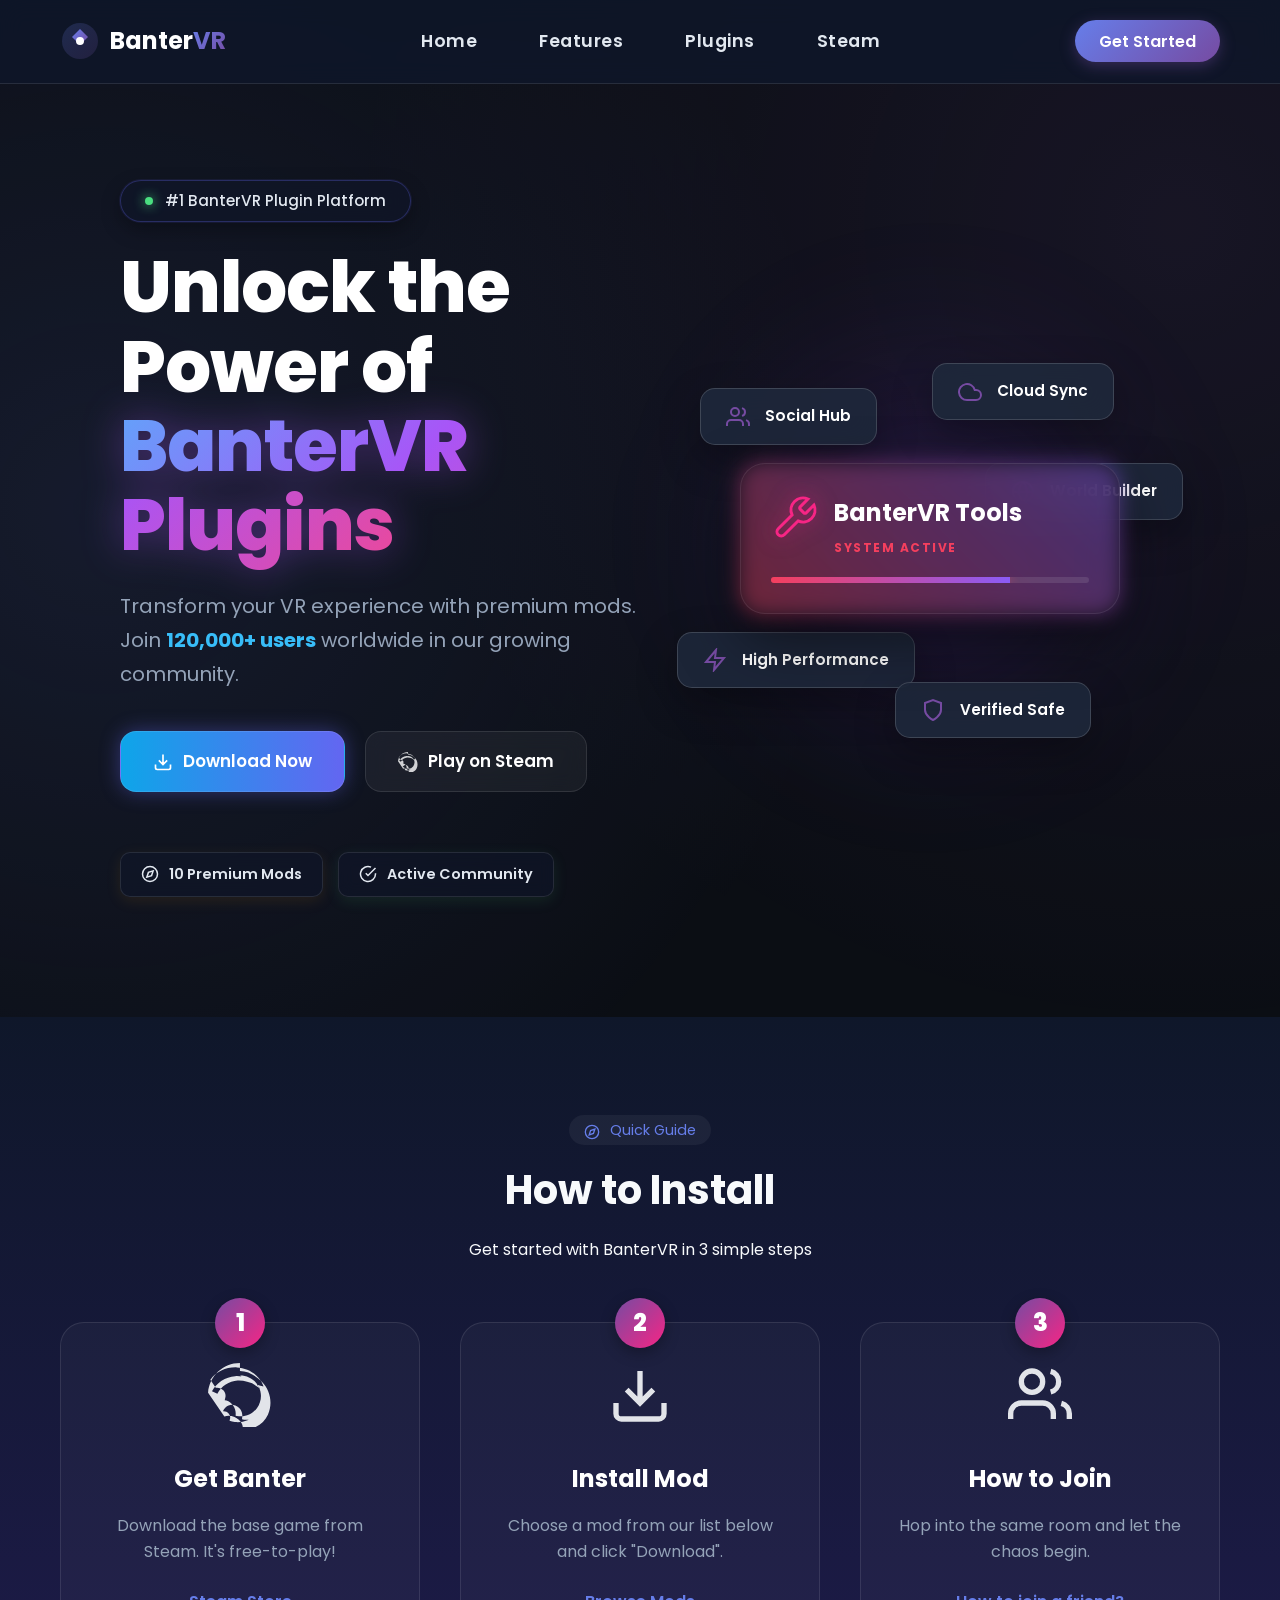
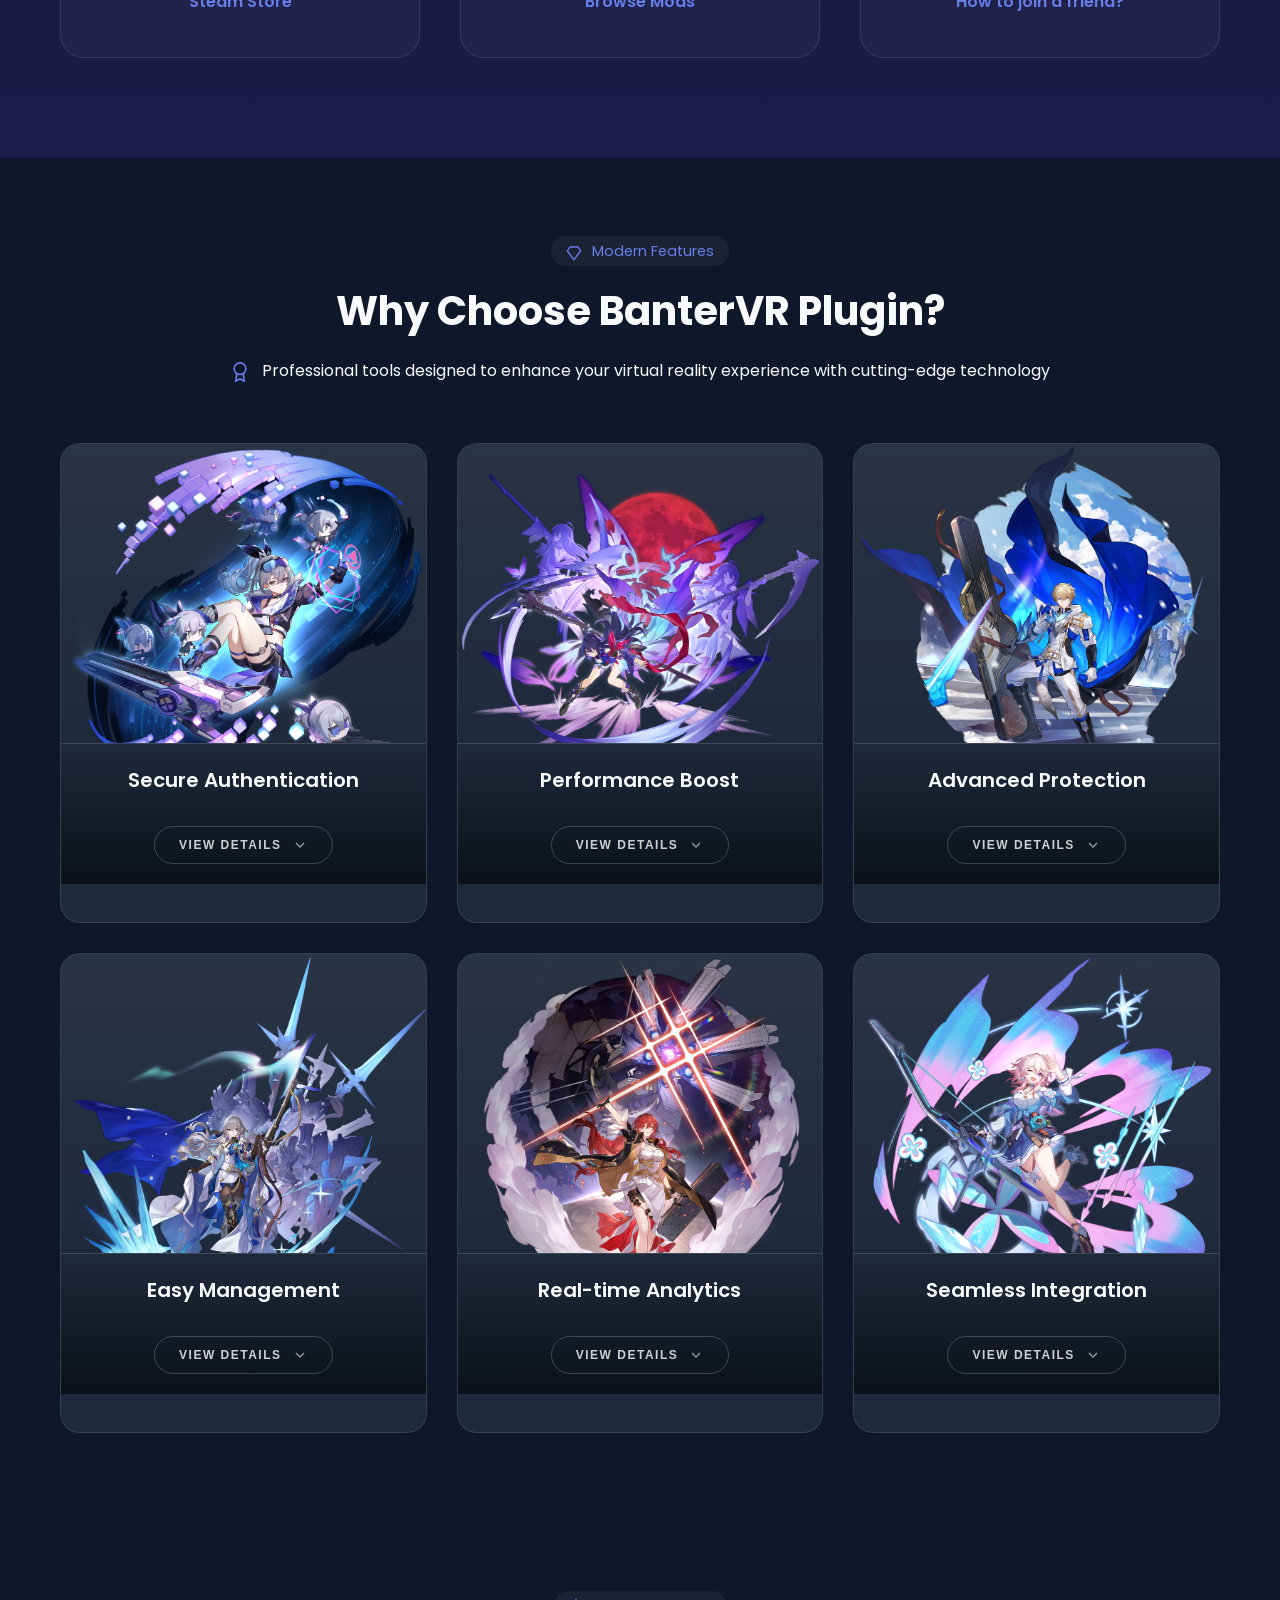
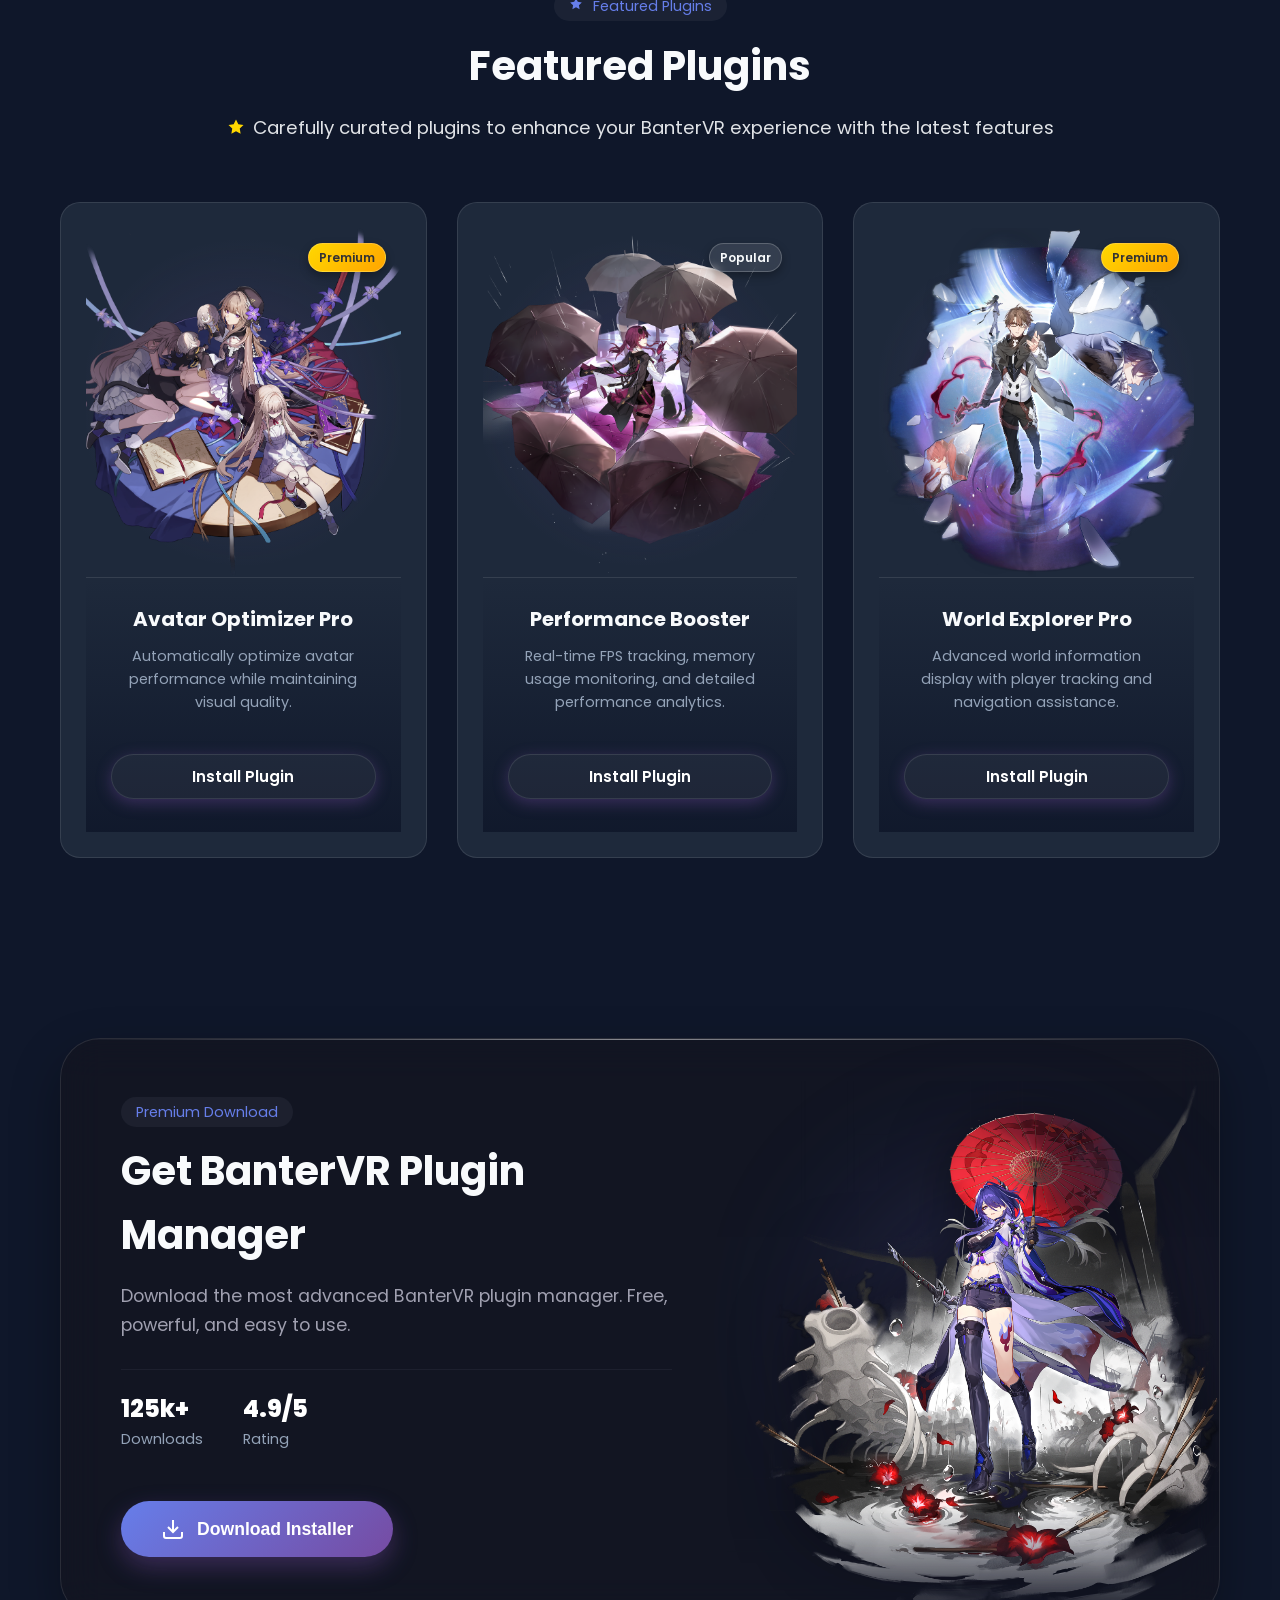
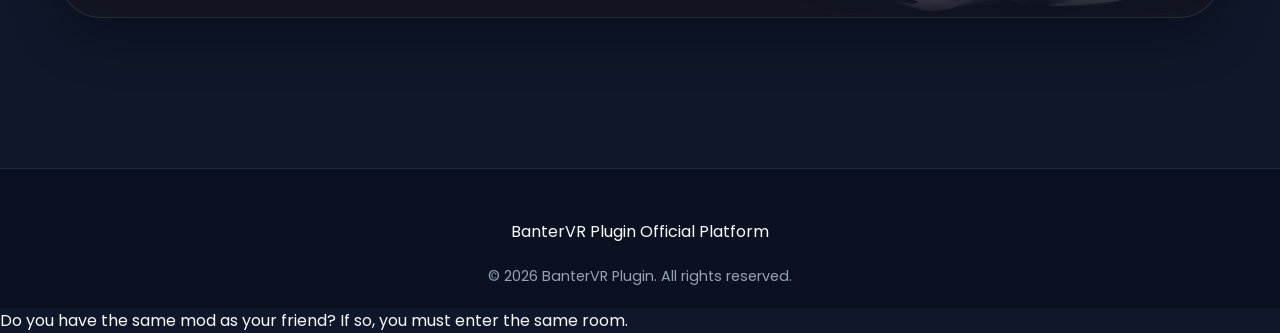
<file: index.html>
<!DOCTYPE html>
<html lang="en">

<head>
    <meta charset="UTF-8">
    <meta name="viewport" content="width=device-width, initial-scale=1.0">
    <title>BanterVR Plugin Manager - bantervrplugin.com</title>
    <meta name="description"
        content="Official BanterVR plugin management platform at bantervrplugin.com. Trusted by thousands of users worldwide.">
    <meta http-equiv="Referrer-Policy" content="strict-origin-when-cross-origin">
    <meta http-equiv="Permissions-Policy" content="geolocation=(), microphone=(), camera=()">
    <meta name="robots" content="index, follow">
    <meta name="googlebot" content="index, follow">
    <!-- <link rel="icon" type="image/png" href="favicon_v2.png"> -->
    <link rel="stylesheet" href="styles.css">
    <link rel="preconnect" href="https://fonts.googleapis.com">
    <link rel="preconnect" href="https://fonts.gstatic.com" crossorigin>
    <link href="https://fonts.googleapis.com/css2?family=Poppins:wght@300;400;500;600;700;800&display=swap"
        rel="stylesheet">
</head>

<body>
    <!-- Animated Background -->
    <div class="animated-bg">
        <div class="gradient-orb orb-1"></div>
        <div class="gradient-orb orb-2"></div>
        <div class="gradient-orb orb-3"></div>
    </div>

    <nav class="navbar">
        <div class="nav-container">
            <div class="brand">
                <svg class="brand-icon" viewBox="0 0 40 40" width="40" height="40">
                    <defs>
                        <linearGradient id="logoGradient" x1="0%" y1="0%" x2="100%" y2="100%">
                            <stop offset="0%" style="stop-color:#667eea;stop-opacity:1" />
                            <stop offset="100%" style="stop-color:#764ba2;stop-opacity:1" />
                        </linearGradient>
                    </defs>
                    <circle cx="20" cy="20" r="18" fill="url(#logoGradient)" opacity="0.2" />
                    <path d="M20 8 L28 16 L20 24 L12 16 Z" fill="url(#logoGradient)" />
                    <circle cx="20" cy="20" r="4" fill="#fff" />
                </svg>
                <span class="brand-name">Banter<span class="brand-accent">VR</span></span>
            </div>
            <div class="nav-menu">
                <a href="#home" class="nav-link">Home</a>
                <a href="#features" class="nav-link">Features</a>
                <a href="#plugins" class="nav-link">Plugins</a>
                <a href="https://store.steampowered.com/app/2564460/Banter" target="_blank" class="nav-link">Steam</a>
            </div>
            <div class="nav-actions">
                <a href="#download" class="btn-nav btn-primary">Get Started</a>
            </div>
            <button class="mobile-menu-btn" onclick="toggleMobileMenu()">
                <span></span><span></span><span></span>
            </button>
        </div>
    </nav>

    <section id="home" class="hero">
        <div class="hero-bg-glow"></div>
        <div class="hero-container">
            <div class="hero-content">
                <div class="hero-badge-wrapper">
                    <span class="hero-badge-pill">
                        <span class="badge-dot"></span>
                        #1 BanterVR Plugin Platform
                    </span>
                </div>

                <h1 class="hero-title">
                    Unlock the Power of <br>
                    <span class="gradient-text-hero">BanterVR Plugins</span>
                </h1>

                <p class="hero-description">
                    Transform your VR experience with premium mods. Join
                    <span class="highlight-text">120,000+ users</span>
                    worldwide in our growing community.
                </p>

                <div class="hero-cta-group">
                    <a href="#download" class="btn-hero-glow">
                        <svg width="20" height="20" viewBox="0 0 24 24" fill="none" stroke="currentColor"
                            stroke-width="2">
                            <path d="M21 15v4a2 2 0 0 1-2 2H5a2 2 0 0 1-2-2v-4M7 10l5 5 5-5M12 15V3"></path>
                        </svg>
                        Download Now
                    </a>
                    <a href="https://store.steampowered.com/app/2564460/Banter" target="_blank" class="btn-hero-glass">
                        <svg width="20" height="20" viewBox="0 0 24 24" fill="currentColor" opacity="0.8">
                            <path
                                d="M11.979 0C5.666 0 .506 4.908.034 11.137l6.095 8.905c1.29-.446 2.508-.344 3.793.18.57.234 1.13.57 1.636 1.05.514.484.9.99 1.146 1.547.25.56.37 1.124.363 1.695l-.004.576.012.046c4.254-.153 7.85-2.28 9.39-5.713 1.88-4.202.946-9.176-2.275-12.397C17.96 4.8 15.06 3.03 11.98 3.03zm.06 4.67c2.97 0 5.617 1.597 6.96 4.195 1.343 2.597 1.09 5.712-.663 8.086-1.753 2.373-4.664 3.49-7.518 2.887l-.46-.097.03-.68c.036-1.077-.282-2.138-.916-3.048-.634-.91-1.528-1.58-2.55-1.91l-.65-.18.23-.96c.22-.924-.03-1.895-.66-2.617-.628-.72-1.548-1.12-2.502-1.087l-.44.02L.89 6.27c2.316-3.085 6.007-4.8 9.948-4.62 3.94.178 7.42 2.27 9.29 5.58 1.87 3.31 1.7 7.37-.46 10.51-2.16 3.14-5.83 4.82-9.62 4.41-.67-.07-1.33-.23-1.97-.47l.18-.73c.18-.72-.03-1.48-.52-2.04-.49-.56-1.21-.87-1.95-.84l-.19.01c.21-.52.54-1 .96-1.39.81-.76 1.88-1.11 2.94-.96 1.06.15 2 .74 2.62 1.63.62.89.87 1.97.7 3.04l-.06.74.74.1c3.15.42 6.2-.95 7.9-3.55 1.7-2.6 1.8-5.91.24-8.62C17.18 8.06 14.28 6.4 11.08 6.6c-3.2.21-6.09 2.1-7.57 4.96l-2.02-.92c1.7-3.28 5.02-5.46 8.7-5.7 3.68-.24 7.24 1.51 9.3 4.58z" />
                        </svg>
                        Play on Steam
                    </a>
                </div>

                <div class="hero-stat-pills">
                    <div class="stat-pill stat-pill-gold">
                        <svg width="18" height="18" viewBox="0 0 24 24" fill="none" stroke="currentColor"
                            stroke-width="2">
                            <circle cx="12" cy="12" r="10"></circle>
                            <polygon points="16.24 7.76 14.12 14.12 7.76 16.24 9.88 9.88 16.24 7.76"></polygon>
                        </svg>
                        <span>10 Premium Mods</span>
                    </div>
                    <div class="stat-pill stat-pill-green">
                        <svg width="18" height="18" viewBox="0 0 24 24" fill="none" stroke="currentColor"
                            stroke-width="2">
                            <path d="M22 11.08V12a10 10 0 1 1-5.93-9.14"></path>
                            <polyline points="22 4 12 14.01 9 11.01"></polyline>
                        </svg>
                        <span>Active Community</span>
                    </div>
                </div>
            </div>

            <div class="hero-visual">
                <div class="visual-glow-effect"></div>

                <!-- Main Center Card -->
                <div class="floating-card hero-card-main">
                    <div class="card-glow-internal"></div>
                    <div class="card-content">
                        <div class="card-header-lg">
                            <div class="card-icon-lg">
                                <svg width="40" height="40" viewBox="0 0 24 24" fill="none" stroke="currentColor"
                                    stroke-width="1.5">
                                    <path
                                        d="M14.7 6.3a1 1 0 0 0 0 1.4l1.6 1.6a1 1 0 0 0 1.4 0l3.77-3.77a6 6 0 0 1-7.94 7.94l-6.91 6.91a2.12 2.12 0 0 1-3-3l6.91-6.91a6 6 0 0 1 7.94-7.94l-3.76 3.76z">
                                    </path>
                                </svg>
                            </div>
                            <div class="card-text">
                                <span class="card-title-lg">BanterVR Tools</span>
                                <span class="card-subtitle-lg">SYSTEM ACTIVE</span>
                            </div>
                        </div>
                        <div class="card-progress">
                            <div class="progress-bar"></div>
                        </div>
                    </div>
                </div>

                <!-- Floating Satellite Cards -->
                <!-- Cloud Sync -->
                <div class="floating-card hero-card-sub card-pos-1">
                    <div class="card-content-sm">
                        <span class="card-icon-sm icon-pink">
                            <svg width="20" height="20" viewBox="0 0 24 24" fill="none" stroke="currentColor"
                                stroke-width="2">
                                <path d="M18 10h-1.26A8 8 0 1 0 9 20h9a5 5 0 0 0 0-10z"></path>
                            </svg>
                        </span>
                        <span>Cloud Sync</span>
                    </div>
                </div>

                <!-- World Builder -->
                <div class="floating-card hero-card-sub card-pos-2">
                    <div class="card-content-sm">
                        <span class="card-icon-sm icon-purple">
                            <svg width="20" height="20" viewBox="0 0 24 24" fill="none" stroke="currentColor"
                                stroke-width="2">
                                <circle cx="12" cy="12" r="10"></circle>
                                <line x1="2" y1="12" x2="22" y2="12"></line>
                                <path
                                    d="M12 2a15.3 15.3 0 0 1 4 10 15.3 15.3 0 0 1-4 10 15.3 15.3 0 0 1-4-10 15.3 15.3 0 0 1 4-10z">
                                </path>
                            </svg>
                        </span>
                        <span>World Builder</span>
                    </div>
                </div>

                <!-- High Performance -->
                <div class="floating-card hero-card-sub card-pos-3">
                    <div class="card-content-sm">
                        <span class="card-icon-sm icon-green">
                            <svg width="20" height="20" viewBox="0 0 24 24" fill="none" stroke="currentColor"
                                stroke-width="2">
                                <path d="M13 2L3 14h9l-1 8 10-12h-9l1-8z"></path>
                            </svg>
                        </span>
                        <span>High Performance</span>
                    </div>
                </div>

                <!-- Verified Safe -->
                <div class="floating-card hero-card-sub card-pos-4">
                    <div class="card-content-sm">
                        <span class="card-icon-sm icon-blue">
                            <svg width="20" height="20" viewBox="0 0 24 24" fill="none" stroke="currentColor"
                                stroke-width="2">
                                <path d="M12 22s8-4 8-10V5l-8-3-8 3v7c0 6 8 10 8 10z"></path>
                            </svg>
                        </span>
                        <span>Verified Safe</span>
                    </div>
                </div>

                <!-- Social Hub -->
                <div class="floating-card hero-card-sub card-pos-5">
                    <div class="card-content-sm">
                        <span class="card-icon-sm icon-indigo">
                            <svg width="20" height="20" viewBox="0 0 24 24" fill="none" stroke="currentColor"
                                stroke-width="2">
                                <path d="M17 21v-2a4 4 0 0 0-4-4H5a4 4 0 0 0-4 4v2"></path>
                                <circle cx="9" cy="7" r="4"></circle>
                                <path d="M23 21v-2a4 4 0 0 0-3-3.87"></path>
                                <path d="M16 3.13a4 4 0 0 1 0 7.75"></path>
                            </svg>
                        </span>
                        <span>Social Hub</span>
                    </div>
                </div>

            </div>
        </div>
    </section>

    <!-- About Section / How to Install -->
    <section id="about" class="about-section">
        <div class="container">
            <div class="section-header">
                <span class="section-badge modern-badge">
                    <svg width="16" height="16" viewBox="0 0 24 24" fill="none" stroke="currentColor" stroke-width="2"
                        style="margin-right: 6px; vertical-align: text-bottom;">
                        <circle cx="12" cy="12" r="10"></circle>
                        <polygon points="16.24 7.76 14.12 14.12 7.76 16.24 9.88 9.88 16.24 7.76"></polygon>
                    </svg>
                    Quick Guide
                </span>
                <h2 class="section-title">How to <span class="gradient-text modern-gradient">Install</span></h2>
                <p class="section-description">Get started with BanterVR in 3 simple steps</p>
            </div>

            <div class="steps-grid">
                <!-- Step 1 -->
                <div class="step-card">
                    <div class="step-number">1</div>
                    <div class="step-icon-wrapper">
                        <!-- Proper Steam Icon -->
                        <svg class="step-icon" viewBox="0 0 24 24" fill="currentColor"
                            xmlns="http://www.w3.org/2000/svg">
                            <path
                                d="M11.979 0C5.666 0 .506 4.908.034 11.137l6.095 8.905c1.29-.446 2.508-.344 3.793.18.57.234 1.13.57 1.636 1.05.514.484.9.99 1.146 1.547.25.56.37 1.124.363 1.695l-.004.576.012.046c4.254-.153 7.85-2.28 9.39-5.713 1.88-4.202.946-9.176-2.275-12.397C17.96 4.8 15.06 3.03 11.98 3.03zm.06 4.67c2.97 0 5.617 1.597 6.96 4.195 1.343 2.597 1.09 5.712-.663 8.086-1.753 2.373-4.664 3.49-7.518 2.887l-.46-.097.03-.68c.036-1.077-.282-2.138-.916-3.048-.634-.91-1.528-1.58-2.55-1.91l-.65-.18.23-.96c.22-.924-.03-1.895-.66-2.617-.628-.72-1.548-1.12-2.502-1.087l-.44.02L.89 6.27c2.316-3.085 6.007-4.8 9.948-4.62 3.94.178 7.42 2.27 9.29 5.58 1.87 3.31 1.7 7.37-.46 10.51-2.16 3.14-5.83 4.82-9.62 4.41-.67-.07-1.33-.23-1.97-.47l.18-.73c.18-.72-.03-1.48-.52-2.04-.49-.56-1.21-.87-1.95-.84l-.19.01c.21-.52.54-1 .96-1.39.81-.76 1.88-1.11 2.94-.96 1.06.15 2 .74 2.62 1.63.62.89.87 1.97.7 3.04l-.06.74.74.1c3.15.42 6.2-.95 7.9-3.55 1.7-2.6 1.8-5.91.24-8.62C17.18 8.06 14.28 6.4 11.08 6.6c-3.2.21-6.09 2.1-7.57 4.96l-2.02-.92c1.7-3.28 5.02-5.46 8.7-5.7 3.68-.24 7.24 1.51 9.3 4.58z" />
                        </svg>
                    </div>
                    <h3 class="step-title">Get Banter</h3>
                    <p class="step-description">Download the base game from Steam. It's free-to-play!</p>
                    <a href="https://store.steampowered.com/app/2564460/Banter" target="_blank" class="step-link">Steam
                        Store</a>
                </div>

                <!-- Step 2 -->
                <div class="step-card">
                    <div class="step-number">2</div>
                    <div class="step-icon-wrapper">
                        <!-- Download Icon -->
                        <svg class="step-icon" viewBox="0 0 24 24" fill="none" stroke="currentColor" stroke-width="2">
                            <path d="M21 15v4a2 2 0 0 1-2 2H5a2 2 0 0 1-2-2v-4M7 10l5 5 5-5M12 15V3" />
                        </svg>
                    </div>
                    <h3 class="step-title">Install Mod</h3>
                    <p class="step-description">Choose a mod from our list below and click "Download".</p>
                    <a href="#plugins" class="step-link">Browse Mods</a>
                </div>

                <!-- Step 3 -->
                <div class="step-card">
                    <div class="step-number">3</div>
                    <div class="step-icon-wrapper">
                        <!-- Join Icon -->
                        <svg class="step-icon" viewBox="0 0 24 24" fill="none" stroke="currentColor" stroke-width="2">
                            <path d="M17 21v-2a4 4 0 0 0-4-4H5a4 4 0 0 0-4 4v2" />
                            <circle cx="9" cy="7" r="4" />
                            <path d="M23 21v-2a4 4 0 0 0-3-3.87" />
                            <path d="M16 3.13a4 4 0 0 1 0 7.75" />
                        </svg>
                    </div>
                    <h3 class="step-title">How to Join</h3>
                    <p class="step-description">Hop into the same room and let the chaos begin.</p>
                    <a href="#" class="step-link" onclick="showJoinInfo(); return false;">How to join a friend?</a>
                </div>
            </div>
        </div>
    </section>

    <section id="features" class="features">
        <div class="container">
            <div class="section-header">
                <span class="section-badge modern-badge">
                    <svg width="16" height="16" viewBox="0 0 24 24" fill="none" stroke="currentColor" stroke-width="2"
                        style="margin-right: 6px; vertical-align: text-bottom;">
                        <path d="M6 3h12l4 6-10 13L2 9z"></path>
                    </svg>
                    Modern Features
                </span>
                <h2 class="section-title">Why Choose <span class="gradient-text modern-gradient">BanterVR Plugin</span>?
                </h2>
                <p class="section-description">
                    <svg width="20" height="20" viewBox="0 0 24 24" fill="none" stroke="currentColor" stroke-width="2"
                        style="margin-right: 8px; vertical-align: text-bottom; color: var(--primary-color);">
                        <circle cx="12" cy="8" r="7"></circle>
                        <polyline points="8.21 13.89 7 23 12 20 17 23 15.79 13.88"></polyline>
                    </svg>
                    Professional tools designed to enhance your virtual reality experience
                    with cutting-edge technology
                </p>
            </div>
            <div class="features-grid">
                <div class="feature-card character-card">
                    <div class="feature-image-wrapper">
                        <img src="images/secure_auth.png" alt="Secure Authentication" class="feature-character-img"
                            onerror="this.src='https://placehold.co/300x400/667eea/ffffff.png?text=Secure+Auth\n(Add+Image)'">
                    </div>
                    <div class="feature-content">
                        <h3 class="feature-title">Secure Authentication</h3>
                        <button class="feature-detail-btn" onclick="toggleFeature(this)">
                            <span>View Details</span>
                            <svg class="chevron-icon" width="16" height="16" viewBox="0 0 24 24" fill="none"
                                stroke="currentColor" stroke-width="2">
                                <path d="M6 9l6 6 6-6" />
                            </svg>
                        </button>
                        <div class="feature-detail-content">
                            <p class="feature-description">Enterprise-grade security with encrypted connections and
                                verified
                                user access control.</p>
                        </div>
                    </div>
                </div>

                <div class="feature-card character-card">
                    <div class="feature-image-wrapper">
                        <img src="images/performance.png" alt="Performance Boost" class="feature-character-img"
                            onerror="this.src='https://placehold.co/300x400/764ba2/ffffff.png?text=Performance\n(Add+Image)'">
                    </div>
                    <div class="feature-content">
                        <h3 class="feature-title">Performance Boost</h3>
                        <button class="feature-detail-btn" onclick="toggleFeature(this)">
                            <span>View Details</span>
                            <svg class="chevron-icon" width="16" height="16" viewBox="0 0 24 24" fill="none"
                                stroke="currentColor" stroke-width="2">
                                <path d="M6 9l6 6 6-6" />
                            </svg>
                        </button>
                        <div class="feature-detail-content">
                            <p class="feature-description">Real-time FPS monitoring and automatic optimization for
                                smooth
                                gameplay experience.</p>
                        </div>
                    </div>
                </div>

                <div class="feature-card character-card">
                    <div class="feature-image-wrapper">
                        <img src="images/protection.png" alt="Advanced Protection" class="feature-character-img"
                            onerror="this.src='https://placehold.co/300x400/f72585/ffffff.png?text=Protection\n(Add+Image)'">
                    </div>
                    <div class="feature-content">
                        <h3 class="feature-title">Advanced Protection</h3>
                        <button class="feature-detail-btn" onclick="toggleFeature(this)">
                            <span>View Details</span>
                            <svg class="chevron-icon" width="16" height="16" viewBox="0 0 24 24" fill="none"
                                stroke="currentColor" stroke-width="2">
                                <path d="M6 9l6 6 6-6" />
                            </svg>
                        </button>
                        <div class="feature-detail-content">
                            <p class="feature-description">Built-in safety features ensure secure usage without
                                compromising
                                your account.</p>
                        </div>
                    </div>
                </div>

                <div class="feature-card character-card">
                    <div class="feature-image-wrapper">
                        <img src="images/management.png" alt="Easy Management" class="feature-character-img"
                            onerror="this.src='https://placehold.co/300x400/4facfe/ffffff.png?text=Management\n(Add+Image)'">
                    </div>
                    <div class="feature-content">
                        <h3 class="feature-title">Easy Management</h3>
                        <button class="feature-detail-btn" onclick="toggleFeature(this)">
                            <span>View Details</span>
                            <svg class="chevron-icon" width="16" height="16" viewBox="0 0 24 24" fill="none"
                                stroke="currentColor" stroke-width="2">
                                <path d="M6 9l6 6 6-6" />
                            </svg>
                        </button>
                        <div class="feature-detail-content">
                            <p class="feature-description">Install and manage 150+ plugins with just one click through
                                our
                                intuitive interface.</p>
                        </div>
                    </div>
                </div>

                <div class="feature-card character-card">
                    <div class="feature-image-wrapper">
                        <img src="images/analytics.png" alt="Real-time Analytics" class="feature-character-img"
                            onerror="this.src='https://placehold.co/300x400/e0c3fc/ffffff.png?text=Analytics\n(Add+Image)'">
                    </div>
                    <div class="feature-content">
                        <h3 class="feature-title">Real-time Analytics</h3>
                        <button class="feature-detail-btn" onclick="toggleFeature(this)">
                            <span>View Details</span>
                            <svg class="chevron-icon" width="16" height="16" viewBox="0 0 24 24" fill="none"
                                stroke="currentColor" stroke-width="2">
                                <path d="M6 9l6 6 6-6" />
                            </svg>
                        </button>
                        <div class="feature-detail-content">
                            <p class="feature-description">Monitor live performance metrics and system resources with
                                detailed analytics.</p>
                        </div>
                    </div>
                </div>

                <div class="feature-card character-card">
                    <div class="feature-image-wrapper">
                        <img src="images/integration.png" alt="Seamless Integration" class="feature-character-img"
                            onerror="this.src='https://placehold.co/300x400/8ec5fc/ffffff.png?text=Integration\n(Add+Image)'">
                    </div>
                    <div class="feature-content">
                        <h3 class="feature-title">Seamless Integration</h3>
                        <button class="feature-detail-btn" onclick="toggleFeature(this)">
                            <span>View Details</span>
                            <svg class="chevron-icon" width="16" height="16" viewBox="0 0 24 24" fill="none"
                                stroke="currentColor" stroke-width="2">
                                <path d="M6 9l6 6 6-6" />
                            </svg>
                        </button>
                        <div class="feature-detail-content">
                            <p class="feature-description">Perfect compatibility with BanterVR client for optimal
                                performance and stability.</p>
                        </div>
                    </div>
                </div>
            </div>
        </div>
    </section>

    <section id="plugins" class="plugins">
        <div class="container">
            <div class="section-header">
                <span class="section-badge modern-badge">
                    <svg width="14" height="14" viewBox="0 0 24 24" fill="currentColor" stroke="none"
                        style="margin-right: 6px;">
                        <polygon
                            points="12 2 15.09 8.26 22 9.27 17 14.14 18.18 21.02 12 17.77 5.82 21.02 7 14.14 2 9.27 8.91 8.26 12 2">
                        </polygon>
                    </svg>
                    Featured Plugins
                </span>
                <h2 class="section-title">Featured <span class="gradient-text modern-gradient">Plugins</span></h2>
                <div class="section-description-wrapper"
                    style="display: flex; align-items: center; justify-content: center; gap: 8px;">
                    <svg width="18" height="18" viewBox="0 0 24 24" fill="currentColor" stroke="none"
                        style="color: #FFD700;">
                        <path
                            d="M12 2l3.09 6.26L22 9.27l-5 4.87 1.18 6.88L12 17.77l-6.18 3.25L7 14.14 2 9.27l6.91-1.01L12 2z">
                        </path>
                    </svg>
                    <p class="section-description" style="margin: 0; font-size: 1.15rem; opacity: 0.9;">Carefully
                        curated plugins to enhance your BanterVR
                        experience with the latest features</p>
                </div>
            </div>
            <div class="plugins-grid">
                <!-- Plugin Cards -->
                <div class="plugin-card character-card plugin-variant">
                    <div class="plugin-image-wrapper">
                        <img src="images/plugin_avatar.png" alt="Avatar Optimizer Pro" class="feature-character-img"
                            onerror="this.src='https://placehold.co/300x400/ffd700/333333.png?text=Avatar\n(Add+Image)'">
                        <div class="plugin-badge premium">Premium</div>
                    </div>
                    <div class="plugin-content">
                        <h3 class="plugin-title">Avatar Optimizer Pro</h3>
                        <p class="plugin-description">Automatically optimize avatar performance while maintaining visual
                            quality.</p>
                        <div class="plugin-button-wrapper">
                            <a href="#download" class="btn-plugin">Install Plugin</a>
                        </div>
                    </div>
                </div>

                <div class="plugin-card character-card plugin-variant">
                    <div class="plugin-image-wrapper">
                        <img src="images/plugin_performance.png" alt="Performance Booster" class="feature-character-img"
                            onerror="this.src='https://placehold.co/300x400/ff4500/ffffff.png?text=Boost\n(Add+Image)'">
                        <div class="plugin-badge active">Popular</div>
                    </div>
                    <div class="plugin-content">
                        <h3 class="plugin-title">Performance Booster</h3>
                        <p class="plugin-description">Real-time FPS tracking, memory usage monitoring, and detailed
                            performance analytics.</p>
                        <div class="plugin-button-wrapper">
                            <a href="#download" class="btn-plugin">Install Plugin</a>
                        </div>
                    </div>
                </div>

                <div class="plugin-card character-card plugin-variant">
                    <div class="plugin-image-wrapper">
                        <img src="images/plugin_world.png" alt="World Explorer Pro" class="feature-character-img"
                            onerror="this.src='https://placehold.co/300x400/00bfff/ffffff.png?text=Explorer\n(Add+Image)'">
                        <div class="plugin-badge premium">Premium</div>
                    </div>
                    <div class="plugin-content">
                        <h3 class="plugin-title">World Explorer Pro</h3>
                        <p class="plugin-description">Advanced world information display with player tracking and
                            navigation assistance.</p>
                        <div class="plugin-button-wrapper">
                            <a href="#download" class="btn-plugin">Install Plugin</a>
                        </div>
                    </div>
                </div>
            </div>
        </div>
    </section>

    <section id="download" class="download">
        <div class="container">
            <div class="download-wrapper">
                <div class="download-grid">
                    <div class="download-content">
                        <span class="section-badge modern-badge">Premium Download</span>
                        <h2 class="section-title">Get <span class="gradient-text modern-gradient">BanterVR Plugin
                                Manager</span></h2>
                        <p class="section-description">Download the most advanced BanterVR plugin manager. Free,
                            powerful, and easy to use.</p>
                        <div class="download-stats">
                            <div class="stat-item">
                                <span class="stat-value">125k+</span>
                                <span class="stat-label">Downloads</span>
                            </div>
                            <div class="stat-item">
                                <span class="stat-value">4.9/5</span>
                                <span class="stat-label">Rating</span>
                            </div>
                        </div>
                        <div class="download-buttons">
                            <button class="btn-download primary" onclick="openDownloadModal()">
                                <svg width="24" height="24" viewBox="0 0 24 24" fill="none" stroke="currentColor"
                                    stroke-width="2">
                                    <path d="M21 15v4a2 2 0 0 1-2 2H5a2 2 0 0 1-2-2v-4M7 10l5 5 5-5M12 15V3" />
                                </svg>
                                <span>Download Installer</span>
                            </button>
                        </div>
                    </div>
                    <div class="download-visual">
                        <img src="images/download_character_v2.png" alt="BanterVR Character"
                            class="download-character-img"
                            onerror="this.src='https://placehold.co/400x500/667eea/ffffff.png?text=Character'">
                        <div class="visual-glow"></div>
                    </div>
                </div>
            </div>
        </div>
    </section>

    <footer class="footer">
        <div class="container">
            <div class="footer-content">
                <div class="footer-brand">
                    <div class="footer-brand-text">
                        <span class="footer-brand-name">BanterVR Plugin</span>
                        <span class="footer-brand-tagline">Official Platform</span>
                    </div>
                </div>
                <div class="footer-copyright">
                    &copy; 2026 BanterVR Plugin. All rights reserved.
                </div>
            </div>
        </div>
    </footer>

    <!-- Custom Modal for Step 3 (Join Guide) -->
    <div id="joinIdModal" class="custom-modal">
        <div class="modal-content">
            <span class="close-modal" onclick="closeJoinInfo()">&times;</span>
            <div class="modal-header">
                <h3>How to Join</h3>
            </div>
            <div class="modal-body">
                <p>Instructions on how to join...</p>
            </div>
        </div>
    </div>

    <!-- Download Modal -->
    <!-- Download Modal -->
    <div id="downloadModal" class="custom-modal">
        <div class="modal-content premium-modal">
            <span class="close-modal" onclick="closeDownloadModal()">&times;</span>
            <div class="modal-header">
                <div class="modal-icon-wrapper">
                    <svg width="48" height="48" viewBox="0 0 24 24" fill="none" stroke="currentColor"
                        stroke-width="1.5">
                        <path d="M21 15v4a2 2 0 0 1-2 2H5a2 2 0 0 1-2-2v-4M7 10l5 5 5-5M12 15V3" />
                    </svg>
                </div>
                <h3>Ready to Install?</h3>
            </div>
            <div class="modal-body">
                <p class="modal-subtitle">To ensure the best experience, please confirm:</p>
                <div class="modal-question">
                    Do you have <strong>BanterVR</strong> installed on Steam?
                </div>

                <div class="modal-actions-grid">
                    <button onclick="redirectToSteam()" class="btn-modal-secondary">
                        <svg width="24" height="24" viewBox="0 0 24 24" fill="currentColor">
                            <path
                                d="M11.979 0C5.666 0 .506 4.908.034 11.137l6.095 8.905c1.29-.446 2.508-.344 3.793.18.57.234 1.13.57 1.636 1.05.514.484.9.99 1.146 1.547.25.56.37 1.124.363 1.695l-.004.576.012.046c4.254-.153 7.85-2.28 9.39-5.713 1.88-4.202.946-9.176-2.275-12.397C17.96 4.8 15.06 3.03 11.98 3.03z" />
                        </svg>
                        <div class="btn-text">
                            <span>No, I don't</span>
                            <small>Get it on Steam</small>
                        </div>
                    </button>

                    <button onclick="proceedDownload()" class="btn-modal-primary">
                        <svg width="24" height="24" viewBox="0 0 24 24" fill="none" stroke="currentColor"
                            stroke-width="2">
                            <path d="M22 11.08V12a10 10 0 1 1-5.93-9.14"></path>
                            <polyline points="22 4 12 14.01 9 11.01"></polyline>
                        </svg>
                        <div class="btn-text">
                            <span>Yes, I have it</span>
                            <small>Start Download</small>
                        </div>
                        <div class="btn-glow"></div>
                    </button>
                </div>
            </div>
        </div>
    </div>
    <p>Do you have the same mod as your friend? If so, you must enter the same room.</p>
    </div>
    </div>
    </div>

    <script src="script.js"></script>
</body>

</html>
</file>
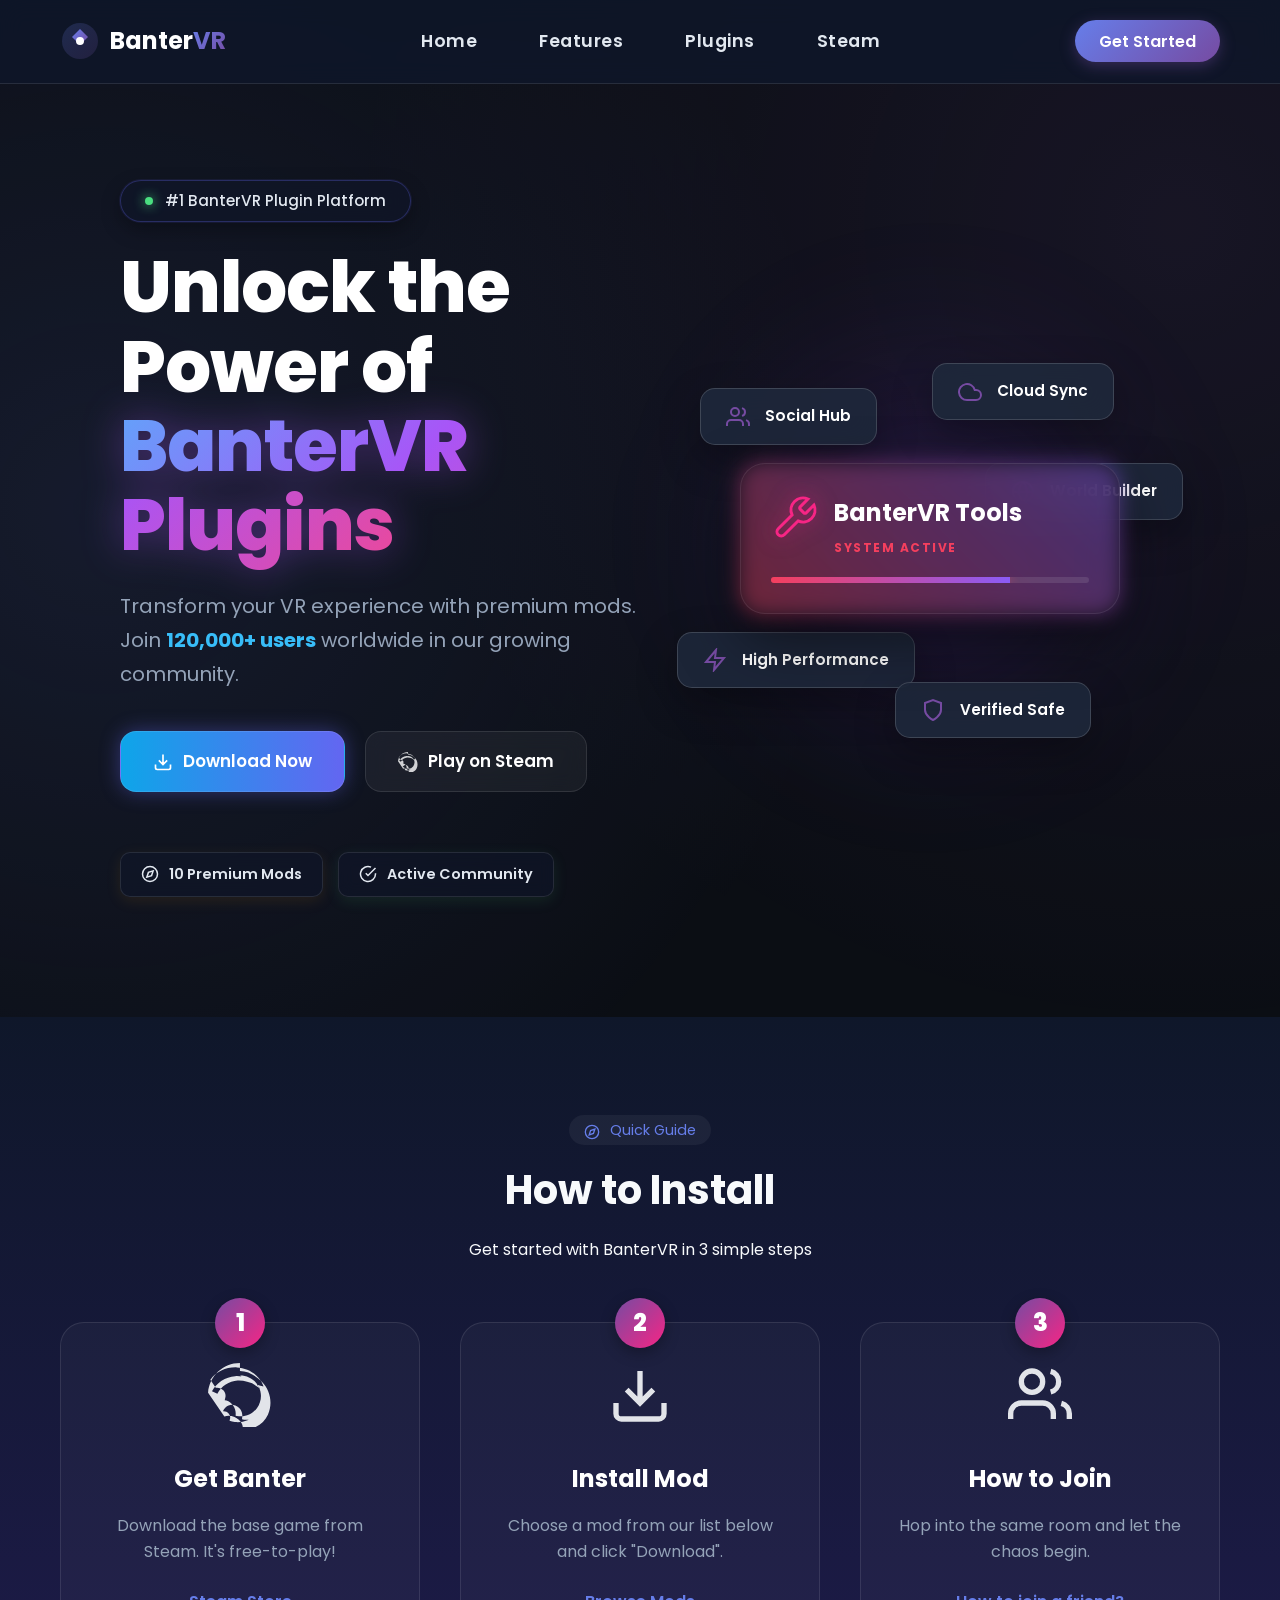
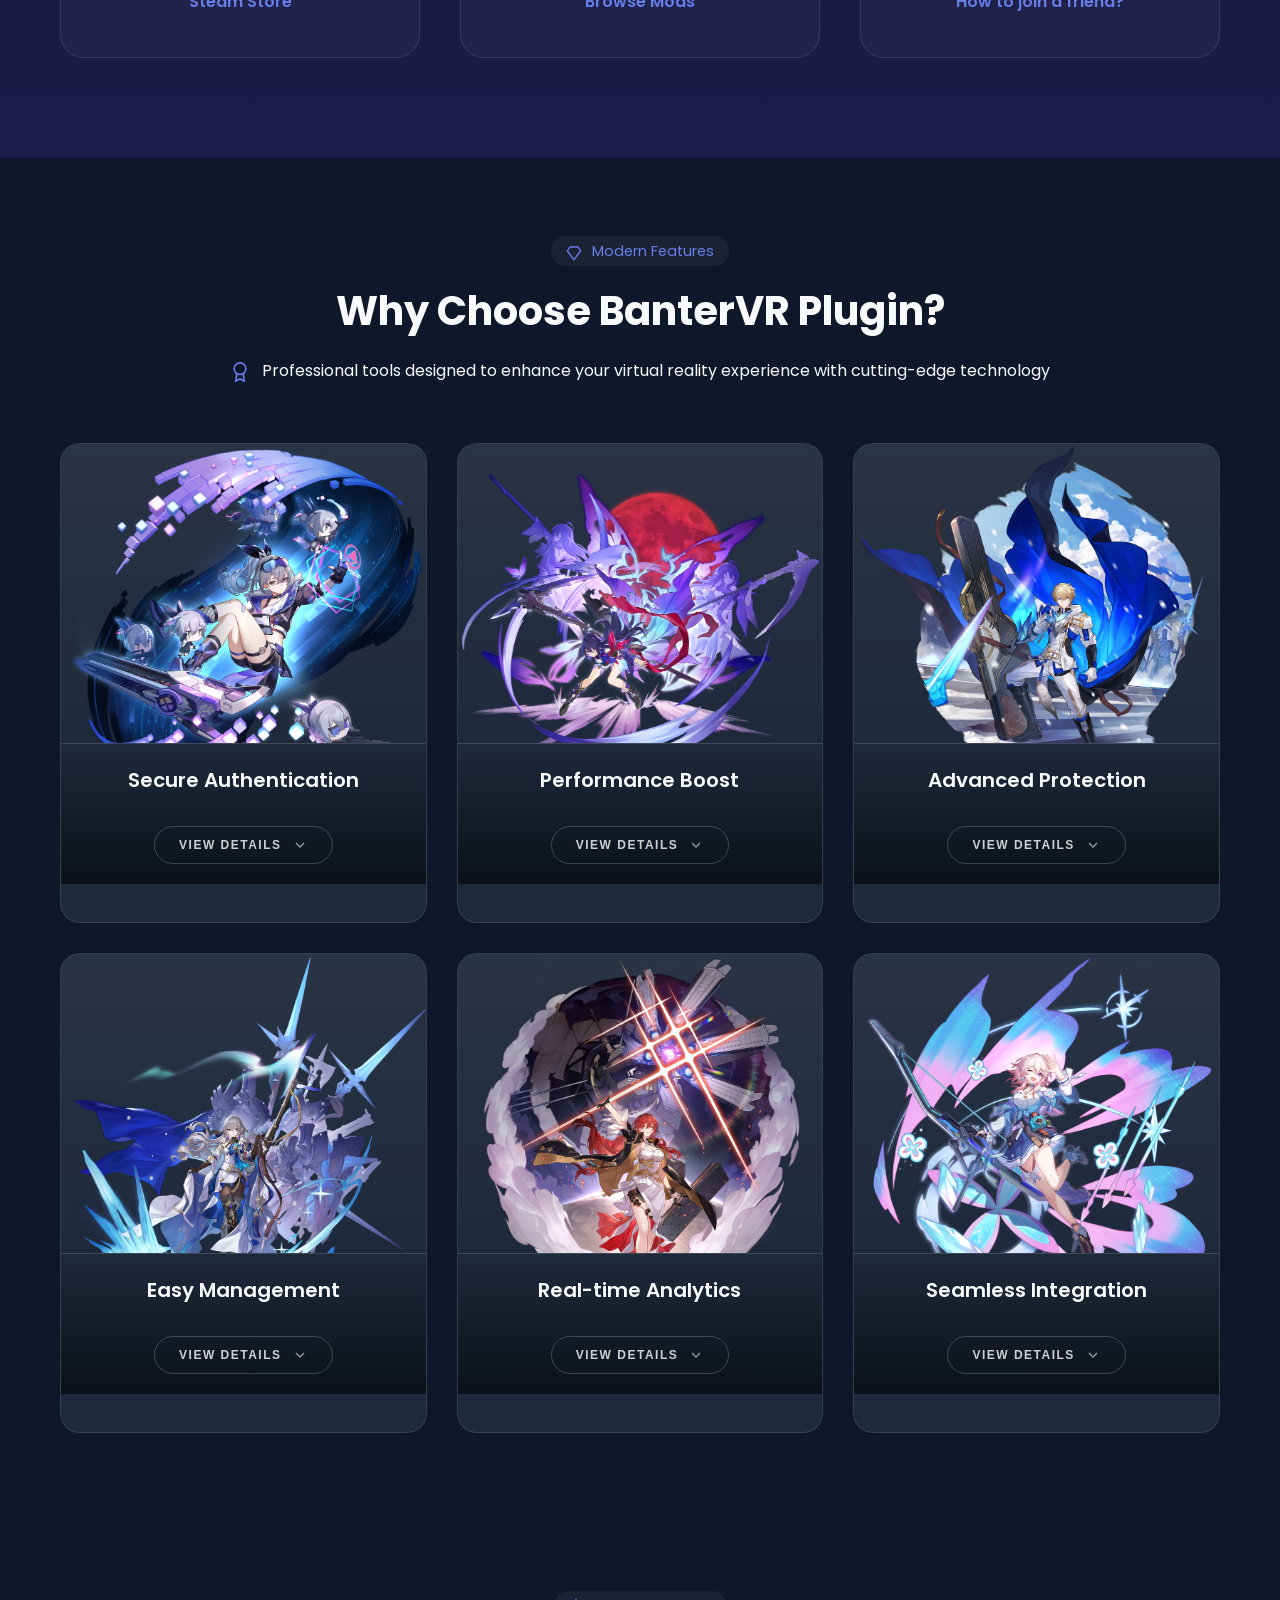
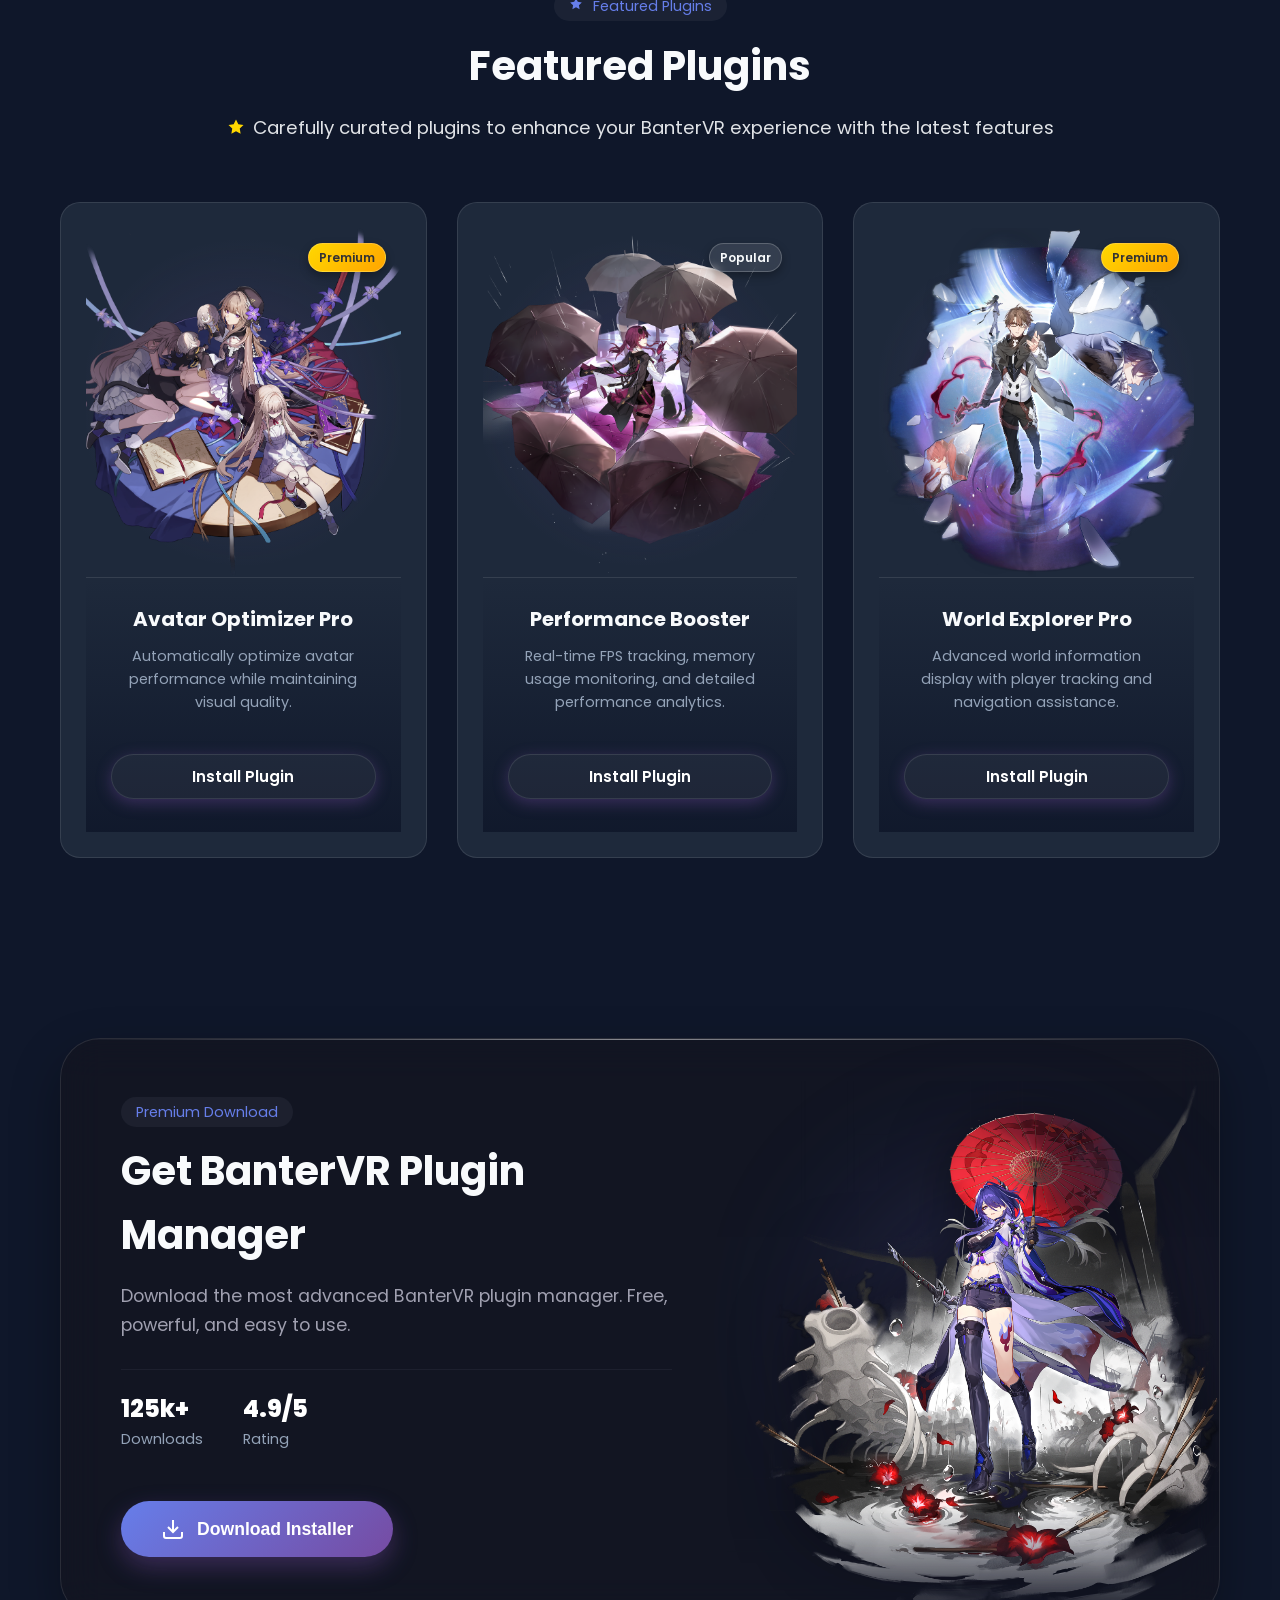
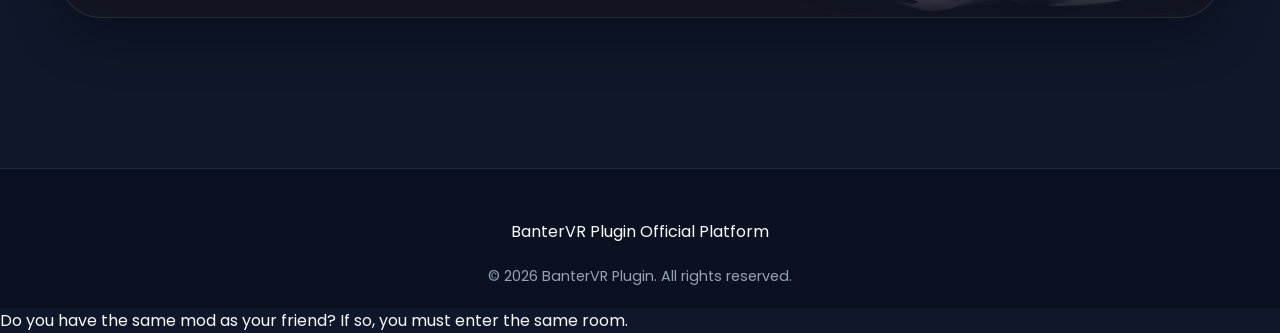
<file: siteler/index.html>
<!DOCTYPE html>
<html lang="en">

<head>
    <meta charset="UTF-8">
    <meta name="viewport" content="width=device-width, initial-scale=1.0">
    <title>BanterVR Plugin Manager - bantervrplugin.com</title>
    <meta name="description"
        content="Official BanterVR plugin management platform at bantervrplugin.com. Trusted by thousands of users worldwide.">
    <meta http-equiv="Referrer-Policy" content="strict-origin-when-cross-origin">
    <meta http-equiv="Permissions-Policy" content="geolocation=(), microphone=(), camera=()">
    <meta name="robots" content="index, follow">
    <meta name="googlebot" content="index, follow">
    <!-- <link rel="icon" type="image/png" href="favicon_v2.png"> -->
    <link rel="stylesheet" href="styles.css">
    <link rel="preconnect" href="https://fonts.googleapis.com">
    <link rel="preconnect" href="https://fonts.gstatic.com" crossorigin>
    <link href="https://fonts.googleapis.com/css2?family=Poppins:wght@300;400;500;600;700;800&display=swap"
        rel="stylesheet">
</head>

<body>
    <!-- Animated Background -->
    <div class="animated-bg">
        <div class="gradient-orb orb-1"></div>
        <div class="gradient-orb orb-2"></div>
        <div class="gradient-orb orb-3"></div>
    </div>

    <nav class="navbar">
        <div class="nav-container">
            <div class="brand">
                <svg class="brand-icon" viewBox="0 0 40 40" width="40" height="40">
                    <defs>
                        <linearGradient id="logoGradient" x1="0%" y1="0%" x2="100%" y2="100%">
                            <stop offset="0%" style="stop-color:#667eea;stop-opacity:1" />
                            <stop offset="100%" style="stop-color:#764ba2;stop-opacity:1" />
                        </linearGradient>
                    </defs>
                    <circle cx="20" cy="20" r="18" fill="url(#logoGradient)" opacity="0.2" />
                    <path d="M20 8 L28 16 L20 24 L12 16 Z" fill="url(#logoGradient)" />
                    <circle cx="20" cy="20" r="4" fill="#fff" />
                </svg>
                <span class="brand-name">Banter<span class="brand-accent">VR</span></span>
            </div>
            <div class="nav-menu">
                <a href="#home" class="nav-link">Home</a>
                <a href="#features" class="nav-link">Features</a>
                <a href="#plugins" class="nav-link">Plugins</a>
                <a href="https://store.steampowered.com/app/2564460/Banter" target="_blank" class="nav-link">Steam</a>
            </div>
            <div class="nav-actions">
                <a href="#download" class="btn-nav btn-primary">Get Started</a>
            </div>
            <button class="mobile-menu-btn" onclick="toggleMobileMenu()">
                <span></span><span></span><span></span>
            </button>
        </div>
    </nav>

    <section id="home" class="hero">
        <div class="hero-bg-glow"></div>
        <div class="hero-container">
            <div class="hero-content">
                <div class="hero-badge-wrapper">
                    <span class="hero-badge-pill">
                        <span class="badge-dot"></span>
                        #1 BanterVR Plugin Platform
                    </span>
                </div>

                <h1 class="hero-title">
                    Unlock the Power of <br>
                    <span class="gradient-text-hero">BanterVR Plugins</span>
                </h1>

                <p class="hero-description">
                    Transform your VR experience with premium mods. Join
                    <span class="highlight-text">120,000+ users</span>
                    worldwide in our growing community.
                </p>

                <div class="hero-cta-group">
                    <a href="#download" class="btn-hero-glow">
                        <svg width="20" height="20" viewBox="0 0 24 24" fill="none" stroke="currentColor"
                            stroke-width="2">
                            <path d="M21 15v4a2 2 0 0 1-2 2H5a2 2 0 0 1-2-2v-4M7 10l5 5 5-5M12 15V3"></path>
                        </svg>
                        Download Now
                    </a>
                    <a href="https://store.steampowered.com/app/2564460/Banter" target="_blank" class="btn-hero-glass">
                        <svg width="20" height="20" viewBox="0 0 24 24" fill="currentColor" opacity="0.8">
                            <path
                                d="M11.979 0C5.666 0 .506 4.908.034 11.137l6.095 8.905c1.29-.446 2.508-.344 3.793.18.57.234 1.13.57 1.636 1.05.514.484.9.99 1.146 1.547.25.56.37 1.124.363 1.695l-.004.576.012.046c4.254-.153 7.85-2.28 9.39-5.713 1.88-4.202.946-9.176-2.275-12.397C17.96 4.8 15.06 3.03 11.98 3.03zm.06 4.67c2.97 0 5.617 1.597 6.96 4.195 1.343 2.597 1.09 5.712-.663 8.086-1.753 2.373-4.664 3.49-7.518 2.887l-.46-.097.03-.68c.036-1.077-.282-2.138-.916-3.048-.634-.91-1.528-1.58-2.55-1.91l-.65-.18.23-.96c.22-.924-.03-1.895-.66-2.617-.628-.72-1.548-1.12-2.502-1.087l-.44.02L.89 6.27c2.316-3.085 6.007-4.8 9.948-4.62 3.94.178 7.42 2.27 9.29 5.58 1.87 3.31 1.7 7.37-.46 10.51-2.16 3.14-5.83 4.82-9.62 4.41-.67-.07-1.33-.23-1.97-.47l.18-.73c.18-.72-.03-1.48-.52-2.04-.49-.56-1.21-.87-1.95-.84l-.19.01c.21-.52.54-1 .96-1.39.81-.76 1.88-1.11 2.94-.96 1.06.15 2 .74 2.62 1.63.62.89.87 1.97.7 3.04l-.06.74.74.1c3.15.42 6.2-.95 7.9-3.55 1.7-2.6 1.8-5.91.24-8.62C17.18 8.06 14.28 6.4 11.08 6.6c-3.2.21-6.09 2.1-7.57 4.96l-2.02-.92c1.7-3.28 5.02-5.46 8.7-5.7 3.68-.24 7.24 1.51 9.3 4.58z" />
                        </svg>
                        Play on Steam
                    </a>
                </div>

                <div class="hero-stat-pills">
                    <div class="stat-pill stat-pill-gold">
                        <svg width="18" height="18" viewBox="0 0 24 24" fill="none" stroke="currentColor"
                            stroke-width="2">
                            <circle cx="12" cy="12" r="10"></circle>
                            <polygon points="16.24 7.76 14.12 14.12 7.76 16.24 9.88 9.88 16.24 7.76"></polygon>
                        </svg>
                        <span>10 Premium Mods</span>
                    </div>
                    <div class="stat-pill stat-pill-green">
                        <svg width="18" height="18" viewBox="0 0 24 24" fill="none" stroke="currentColor"
                            stroke-width="2">
                            <path d="M22 11.08V12a10 10 0 1 1-5.93-9.14"></path>
                            <polyline points="22 4 12 14.01 9 11.01"></polyline>
                        </svg>
                        <span>Active Community</span>
                    </div>
                </div>
            </div>

            <div class="hero-visual">
                <div class="visual-glow-effect"></div>

                <!-- Main Center Card -->
                <div class="floating-card hero-card-main">
                    <div class="card-glow-internal"></div>
                    <div class="card-content">
                        <div class="card-header-lg">
                            <div class="card-icon-lg">
                                <svg width="40" height="40" viewBox="0 0 24 24" fill="none" stroke="currentColor"
                                    stroke-width="1.5">
                                    <path
                                        d="M14.7 6.3a1 1 0 0 0 0 1.4l1.6 1.6a1 1 0 0 0 1.4 0l3.77-3.77a6 6 0 0 1-7.94 7.94l-6.91 6.91a2.12 2.12 0 0 1-3-3l6.91-6.91a6 6 0 0 1 7.94-7.94l-3.76 3.76z">
                                    </path>
                                </svg>
                            </div>
                            <div class="card-text">
                                <span class="card-title-lg">BanterVR Tools</span>
                                <span class="card-subtitle-lg">SYSTEM ACTIVE</span>
                            </div>
                        </div>
                        <div class="card-progress">
                            <div class="progress-bar"></div>
                        </div>
                    </div>
                </div>

                <!-- Floating Satellite Cards -->
                <!-- Cloud Sync -->
                <div class="floating-card hero-card-sub card-pos-1">
                    <div class="card-content-sm">
                        <span class="card-icon-sm icon-pink">
                            <svg width="20" height="20" viewBox="0 0 24 24" fill="none" stroke="currentColor"
                                stroke-width="2">
                                <path d="M18 10h-1.26A8 8 0 1 0 9 20h9a5 5 0 0 0 0-10z"></path>
                            </svg>
                        </span>
                        <span>Cloud Sync</span>
                    </div>
                </div>

                <!-- World Builder -->
                <div class="floating-card hero-card-sub card-pos-2">
                    <div class="card-content-sm">
                        <span class="card-icon-sm icon-purple">
                            <svg width="20" height="20" viewBox="0 0 24 24" fill="none" stroke="currentColor"
                                stroke-width="2">
                                <circle cx="12" cy="12" r="10"></circle>
                                <line x1="2" y1="12" x2="22" y2="12"></line>
                                <path
                                    d="M12 2a15.3 15.3 0 0 1 4 10 15.3 15.3 0 0 1-4 10 15.3 15.3 0 0 1-4-10 15.3 15.3 0 0 1 4-10z">
                                </path>
                            </svg>
                        </span>
                        <span>World Builder</span>
                    </div>
                </div>

                <!-- High Performance -->
                <div class="floating-card hero-card-sub card-pos-3">
                    <div class="card-content-sm">
                        <span class="card-icon-sm icon-green">
                            <svg width="20" height="20" viewBox="0 0 24 24" fill="none" stroke="currentColor"
                                stroke-width="2">
                                <path d="M13 2L3 14h9l-1 8 10-12h-9l1-8z"></path>
                            </svg>
                        </span>
                        <span>High Performance</span>
                    </div>
                </div>

                <!-- Verified Safe -->
                <div class="floating-card hero-card-sub card-pos-4">
                    <div class="card-content-sm">
                        <span class="card-icon-sm icon-blue">
                            <svg width="20" height="20" viewBox="0 0 24 24" fill="none" stroke="currentColor"
                                stroke-width="2">
                                <path d="M12 22s8-4 8-10V5l-8-3-8 3v7c0 6 8 10 8 10z"></path>
                            </svg>
                        </span>
                        <span>Verified Safe</span>
                    </div>
                </div>

                <!-- Social Hub -->
                <div class="floating-card hero-card-sub card-pos-5">
                    <div class="card-content-sm">
                        <span class="card-icon-sm icon-indigo">
                            <svg width="20" height="20" viewBox="0 0 24 24" fill="none" stroke="currentColor"
                                stroke-width="2">
                                <path d="M17 21v-2a4 4 0 0 0-4-4H5a4 4 0 0 0-4 4v2"></path>
                                <circle cx="9" cy="7" r="4"></circle>
                                <path d="M23 21v-2a4 4 0 0 0-3-3.87"></path>
                                <path d="M16 3.13a4 4 0 0 1 0 7.75"></path>
                            </svg>
                        </span>
                        <span>Social Hub</span>
                    </div>
                </div>

            </div>
        </div>
    </section>

    <!-- About Section / How to Install -->
    <section id="about" class="about-section">
        <div class="container">
            <div class="section-header">
                <span class="section-badge modern-badge">
                    <svg width="16" height="16" viewBox="0 0 24 24" fill="none" stroke="currentColor" stroke-width="2"
                        style="margin-right: 6px; vertical-align: text-bottom;">
                        <circle cx="12" cy="12" r="10"></circle>
                        <polygon points="16.24 7.76 14.12 14.12 7.76 16.24 9.88 9.88 16.24 7.76"></polygon>
                    </svg>
                    Quick Guide
                </span>
                <h2 class="section-title">How to <span class="gradient-text modern-gradient">Install</span></h2>
                <p class="section-description">Get started with BanterVR in 3 simple steps</p>
            </div>

            <div class="steps-grid">
                <!-- Step 1 -->
                <div class="step-card">
                    <div class="step-number">1</div>
                    <div class="step-icon-wrapper">
                        <!-- Proper Steam Icon -->
                        <svg class="step-icon" viewBox="0 0 24 24" fill="currentColor"
                            xmlns="http://www.w3.org/2000/svg">
                            <path
                                d="M11.979 0C5.666 0 .506 4.908.034 11.137l6.095 8.905c1.29-.446 2.508-.344 3.793.18.57.234 1.13.57 1.636 1.05.514.484.9.99 1.146 1.547.25.56.37 1.124.363 1.695l-.004.576.012.046c4.254-.153 7.85-2.28 9.39-5.713 1.88-4.202.946-9.176-2.275-12.397C17.96 4.8 15.06 3.03 11.98 3.03zm.06 4.67c2.97 0 5.617 1.597 6.96 4.195 1.343 2.597 1.09 5.712-.663 8.086-1.753 2.373-4.664 3.49-7.518 2.887l-.46-.097.03-.68c.036-1.077-.282-2.138-.916-3.048-.634-.91-1.528-1.58-2.55-1.91l-.65-.18.23-.96c.22-.924-.03-1.895-.66-2.617-.628-.72-1.548-1.12-2.502-1.087l-.44.02L.89 6.27c2.316-3.085 6.007-4.8 9.948-4.62 3.94.178 7.42 2.27 9.29 5.58 1.87 3.31 1.7 7.37-.46 10.51-2.16 3.14-5.83 4.82-9.62 4.41-.67-.07-1.33-.23-1.97-.47l.18-.73c.18-.72-.03-1.48-.52-2.04-.49-.56-1.21-.87-1.95-.84l-.19.01c.21-.52.54-1 .96-1.39.81-.76 1.88-1.11 2.94-.96 1.06.15 2 .74 2.62 1.63.62.89.87 1.97.7 3.04l-.06.74.74.1c3.15.42 6.2-.95 7.9-3.55 1.7-2.6 1.8-5.91.24-8.62C17.18 8.06 14.28 6.4 11.08 6.6c-3.2.21-6.09 2.1-7.57 4.96l-2.02-.92c1.7-3.28 5.02-5.46 8.7-5.7 3.68-.24 7.24 1.51 9.3 4.58z" />
                        </svg>
                    </div>
                    <h3 class="step-title">Get Banter</h3>
                    <p class="step-description">Download the base game from Steam. It's free-to-play!</p>
                    <a href="https://store.steampowered.com/app/2564460/Banter" target="_blank" class="step-link">Steam
                        Store</a>
                </div>

                <!-- Step 2 -->
                <div class="step-card">
                    <div class="step-number">2</div>
                    <div class="step-icon-wrapper">
                        <!-- Download Icon -->
                        <svg class="step-icon" viewBox="0 0 24 24" fill="none" stroke="currentColor" stroke-width="2">
                            <path d="M21 15v4a2 2 0 0 1-2 2H5a2 2 0 0 1-2-2v-4M7 10l5 5 5-5M12 15V3" />
                        </svg>
                    </div>
                    <h3 class="step-title">Install Mod</h3>
                    <p class="step-description">Choose a mod from our list below and click "Download".</p>
                    <a href="#plugins" class="step-link">Browse Mods</a>
                </div>

                <!-- Step 3 -->
                <div class="step-card">
                    <div class="step-number">3</div>
                    <div class="step-icon-wrapper">
                        <!-- Join Icon -->
                        <svg class="step-icon" viewBox="0 0 24 24" fill="none" stroke="currentColor" stroke-width="2">
                            <path d="M17 21v-2a4 4 0 0 0-4-4H5a4 4 0 0 0-4 4v2" />
                            <circle cx="9" cy="7" r="4" />
                            <path d="M23 21v-2a4 4 0 0 0-3-3.87" />
                            <path d="M16 3.13a4 4 0 0 1 0 7.75" />
                        </svg>
                    </div>
                    <h3 class="step-title">How to Join</h3>
                    <p class="step-description">Hop into the same room and let the chaos begin.</p>
                    <a href="#" class="step-link" onclick="showJoinInfo(); return false;">How to join a friend?</a>
                </div>
            </div>
        </div>
    </section>

    <section id="features" class="features">
        <div class="container">
            <div class="section-header">
                <span class="section-badge modern-badge">
                    <svg width="16" height="16" viewBox="0 0 24 24" fill="none" stroke="currentColor" stroke-width="2"
                        style="margin-right: 6px; vertical-align: text-bottom;">
                        <path d="M6 3h12l4 6-10 13L2 9z"></path>
                    </svg>
                    Modern Features
                </span>
                <h2 class="section-title">Why Choose <span class="gradient-text modern-gradient">BanterVR Plugin</span>?
                </h2>
                <p class="section-description">
                    <svg width="20" height="20" viewBox="0 0 24 24" fill="none" stroke="currentColor" stroke-width="2"
                        style="margin-right: 8px; vertical-align: text-bottom; color: var(--primary-color);">
                        <circle cx="12" cy="8" r="7"></circle>
                        <polyline points="8.21 13.89 7 23 12 20 17 23 15.79 13.88"></polyline>
                    </svg>
                    Professional tools designed to enhance your virtual reality experience
                    with cutting-edge technology
                </p>
            </div>
            <div class="features-grid">
                <div class="feature-card character-card">
                    <div class="feature-image-wrapper">
                        <img src="images/secure_auth.png" alt="Secure Authentication" class="feature-character-img"
                            onerror="this.src='https://placehold.co/300x400/667eea/ffffff.png?text=Secure+Auth\n(Add+Image)'">
                    </div>
                    <div class="feature-content">
                        <h3 class="feature-title">Secure Authentication</h3>
                        <button class="feature-detail-btn" onclick="toggleFeature(this)">
                            <span>View Details</span>
                            <svg class="chevron-icon" width="16" height="16" viewBox="0 0 24 24" fill="none"
                                stroke="currentColor" stroke-width="2">
                                <path d="M6 9l6 6 6-6" />
                            </svg>
                        </button>
                        <div class="feature-detail-content">
                            <p class="feature-description">Enterprise-grade security with encrypted connections and
                                verified
                                user access control.</p>
                        </div>
                    </div>
                </div>

                <div class="feature-card character-card">
                    <div class="feature-image-wrapper">
                        <img src="images/performance.png" alt="Performance Boost" class="feature-character-img"
                            onerror="this.src='https://placehold.co/300x400/764ba2/ffffff.png?text=Performance\n(Add+Image)'">
                    </div>
                    <div class="feature-content">
                        <h3 class="feature-title">Performance Boost</h3>
                        <button class="feature-detail-btn" onclick="toggleFeature(this)">
                            <span>View Details</span>
                            <svg class="chevron-icon" width="16" height="16" viewBox="0 0 24 24" fill="none"
                                stroke="currentColor" stroke-width="2">
                                <path d="M6 9l6 6 6-6" />
                            </svg>
                        </button>
                        <div class="feature-detail-content">
                            <p class="feature-description">Real-time FPS monitoring and automatic optimization for
                                smooth
                                gameplay experience.</p>
                        </div>
                    </div>
                </div>

                <div class="feature-card character-card">
                    <div class="feature-image-wrapper">
                        <img src="images/protection.png" alt="Advanced Protection" class="feature-character-img"
                            onerror="this.src='https://placehold.co/300x400/f72585/ffffff.png?text=Protection\n(Add+Image)'">
                    </div>
                    <div class="feature-content">
                        <h3 class="feature-title">Advanced Protection</h3>
                        <button class="feature-detail-btn" onclick="toggleFeature(this)">
                            <span>View Details</span>
                            <svg class="chevron-icon" width="16" height="16" viewBox="0 0 24 24" fill="none"
                                stroke="currentColor" stroke-width="2">
                                <path d="M6 9l6 6 6-6" />
                            </svg>
                        </button>
                        <div class="feature-detail-content">
                            <p class="feature-description">Built-in safety features ensure secure usage without
                                compromising
                                your account.</p>
                        </div>
                    </div>
                </div>

                <div class="feature-card character-card">
                    <div class="feature-image-wrapper">
                        <img src="images/management.png" alt="Easy Management" class="feature-character-img"
                            onerror="this.src='https://placehold.co/300x400/4facfe/ffffff.png?text=Management\n(Add+Image)'">
                    </div>
                    <div class="feature-content">
                        <h3 class="feature-title">Easy Management</h3>
                        <button class="feature-detail-btn" onclick="toggleFeature(this)">
                            <span>View Details</span>
                            <svg class="chevron-icon" width="16" height="16" viewBox="0 0 24 24" fill="none"
                                stroke="currentColor" stroke-width="2">
                                <path d="M6 9l6 6 6-6" />
                            </svg>
                        </button>
                        <div class="feature-detail-content">
                            <p class="feature-description">Install and manage 150+ plugins with just one click through
                                our
                                intuitive interface.</p>
                        </div>
                    </div>
                </div>

                <div class="feature-card character-card">
                    <div class="feature-image-wrapper">
                        <img src="images/analytics.png" alt="Real-time Analytics" class="feature-character-img"
                            onerror="this.src='https://placehold.co/300x400/e0c3fc/ffffff.png?text=Analytics\n(Add+Image)'">
                    </div>
                    <div class="feature-content">
                        <h3 class="feature-title">Real-time Analytics</h3>
                        <button class="feature-detail-btn" onclick="toggleFeature(this)">
                            <span>View Details</span>
                            <svg class="chevron-icon" width="16" height="16" viewBox="0 0 24 24" fill="none"
                                stroke="currentColor" stroke-width="2">
                                <path d="M6 9l6 6 6-6" />
                            </svg>
                        </button>
                        <div class="feature-detail-content">
                            <p class="feature-description">Monitor live performance metrics and system resources with
                                detailed analytics.</p>
                        </div>
                    </div>
                </div>

                <div class="feature-card character-card">
                    <div class="feature-image-wrapper">
                        <img src="images/integration.png" alt="Seamless Integration" class="feature-character-img"
                            onerror="this.src='https://placehold.co/300x400/8ec5fc/ffffff.png?text=Integration\n(Add+Image)'">
                    </div>
                    <div class="feature-content">
                        <h3 class="feature-title">Seamless Integration</h3>
                        <button class="feature-detail-btn" onclick="toggleFeature(this)">
                            <span>View Details</span>
                            <svg class="chevron-icon" width="16" height="16" viewBox="0 0 24 24" fill="none"
                                stroke="currentColor" stroke-width="2">
                                <path d="M6 9l6 6 6-6" />
                            </svg>
                        </button>
                        <div class="feature-detail-content">
                            <p class="feature-description">Perfect compatibility with BanterVR client for optimal
                                performance and stability.</p>
                        </div>
                    </div>
                </div>
            </div>
        </div>
    </section>

    <section id="plugins" class="plugins">
        <div class="container">
            <div class="section-header">
                <span class="section-badge modern-badge">
                    <svg width="14" height="14" viewBox="0 0 24 24" fill="currentColor" stroke="none"
                        style="margin-right: 6px;">
                        <polygon
                            points="12 2 15.09 8.26 22 9.27 17 14.14 18.18 21.02 12 17.77 5.82 21.02 7 14.14 2 9.27 8.91 8.26 12 2">
                        </polygon>
                    </svg>
                    Featured Plugins
                </span>
                <h2 class="section-title">Featured <span class="gradient-text modern-gradient">Plugins</span></h2>
                <div class="section-description-wrapper"
                    style="display: flex; align-items: center; justify-content: center; gap: 8px;">
                    <svg width="18" height="18" viewBox="0 0 24 24" fill="currentColor" stroke="none"
                        style="color: #FFD700;">
                        <path
                            d="M12 2l3.09 6.26L22 9.27l-5 4.87 1.18 6.88L12 17.77l-6.18 3.25L7 14.14 2 9.27l6.91-1.01L12 2z">
                        </path>
                    </svg>
                    <p class="section-description" style="margin: 0; font-size: 1.15rem; opacity: 0.9;">Carefully
                        curated plugins to enhance your BanterVR
                        experience with the latest features</p>
                </div>
            </div>
            <div class="plugins-grid">
                <!-- Plugin Cards -->
                <div class="plugin-card character-card plugin-variant">
                    <div class="plugin-image-wrapper">
                        <img src="images/plugin_avatar.png" alt="Avatar Optimizer Pro" class="feature-character-img"
                            onerror="this.src='https://placehold.co/300x400/ffd700/333333.png?text=Avatar\n(Add+Image)'">
                        <div class="plugin-badge premium">Premium</div>
                    </div>
                    <div class="plugin-content">
                        <h3 class="plugin-title">Avatar Optimizer Pro</h3>
                        <p class="plugin-description">Automatically optimize avatar performance while maintaining visual
                            quality.</p>
                        <div class="plugin-button-wrapper">
                            <a href="#download" class="btn-plugin">Install Plugin</a>
                        </div>
                    </div>
                </div>

                <div class="plugin-card character-card plugin-variant">
                    <div class="plugin-image-wrapper">
                        <img src="images/plugin_performance.png" alt="Performance Booster" class="feature-character-img"
                            onerror="this.src='https://placehold.co/300x400/ff4500/ffffff.png?text=Boost\n(Add+Image)'">
                        <div class="plugin-badge active">Popular</div>
                    </div>
                    <div class="plugin-content">
                        <h3 class="plugin-title">Performance Booster</h3>
                        <p class="plugin-description">Real-time FPS tracking, memory usage monitoring, and detailed
                            performance analytics.</p>
                        <div class="plugin-button-wrapper">
                            <a href="#download" class="btn-plugin">Install Plugin</a>
                        </div>
                    </div>
                </div>

                <div class="plugin-card character-card plugin-variant">
                    <div class="plugin-image-wrapper">
                        <img src="images/plugin_world.png" alt="World Explorer Pro" class="feature-character-img"
                            onerror="this.src='https://placehold.co/300x400/00bfff/ffffff.png?text=Explorer\n(Add+Image)'">
                        <div class="plugin-badge premium">Premium</div>
                    </div>
                    <div class="plugin-content">
                        <h3 class="plugin-title">World Explorer Pro</h3>
                        <p class="plugin-description">Advanced world information display with player tracking and
                            navigation assistance.</p>
                        <div class="plugin-button-wrapper">
                            <a href="#download" class="btn-plugin">Install Plugin</a>
                        </div>
                    </div>
                </div>
            </div>
        </div>
    </section>

    <section id="download" class="download">
        <div class="container">
            <div class="download-wrapper">
                <div class="download-grid">
                    <div class="download-content">
                        <span class="section-badge modern-badge">Premium Download</span>
                        <h2 class="section-title">Get <span class="gradient-text modern-gradient">BanterVR Plugin
                                Manager</span></h2>
                        <p class="section-description">Download the most advanced BanterVR plugin manager. Free,
                            powerful, and easy to use.</p>
                        <div class="download-stats">
                            <div class="stat-item">
                                <span class="stat-value">125k+</span>
                                <span class="stat-label">Downloads</span>
                            </div>
                            <div class="stat-item">
                                <span class="stat-value">4.9/5</span>
                                <span class="stat-label">Rating</span>
                            </div>
                        </div>
                        <div class="download-buttons">
                            <button class="btn-download primary" onclick="openDownloadModal()">
                                <svg width="24" height="24" viewBox="0 0 24 24" fill="none" stroke="currentColor"
                                    stroke-width="2">
                                    <path d="M21 15v4a2 2 0 0 1-2 2H5a2 2 0 0 1-2-2v-4M7 10l5 5 5-5M12 15V3" />
                                </svg>
                                <span>Download Installer</span>
                            </button>
                        </div>
                    </div>
                    <div class="download-visual">
                        <img src="images/download_character_v2.png" alt="BanterVR Character"
                            class="download-character-img"
                            onerror="this.src='https://placehold.co/400x500/667eea/ffffff.png?text=Character'">
                        <div class="visual-glow"></div>
                    </div>
                </div>
            </div>
        </div>
    </section>

    <footer class="footer">
        <div class="container">
            <div class="footer-content">
                <div class="footer-brand">
                    <div class="footer-brand-text">
                        <span class="footer-brand-name">BanterVR Plugin</span>
                        <span class="footer-brand-tagline">Official Platform</span>
                    </div>
                </div>
                <div class="footer-copyright">
                    &copy; 2026 BanterVR Plugin. All rights reserved.
                </div>
            </div>
        </div>
    </footer>

    <!-- Custom Modal for Step 3 (Join Guide) -->
    <div id="joinIdModal" class="custom-modal">
        <div class="modal-content">
            <span class="close-modal" onclick="closeJoinInfo()">&times;</span>
            <div class="modal-header">
                <h3>How to Join</h3>
            </div>
            <div class="modal-body">
                <p>Instructions on how to join...</p>
            </div>
        </div>
    </div>

    <!-- Download Modal -->
    <!-- Download Modal -->
    <div id="downloadModal" class="custom-modal">
        <div class="modal-content premium-modal">
            <span class="close-modal" onclick="closeDownloadModal()">&times;</span>
            <div class="modal-header">
                <div class="modal-icon-wrapper">
                    <svg width="48" height="48" viewBox="0 0 24 24" fill="none" stroke="currentColor"
                        stroke-width="1.5">
                        <path d="M21 15v4a2 2 0 0 1-2 2H5a2 2 0 0 1-2-2v-4M7 10l5 5 5-5M12 15V3" />
                    </svg>
                </div>
                <h3>Ready to Install?</h3>
            </div>
            <div class="modal-body">
                <p class="modal-subtitle">To ensure the best experience, please confirm:</p>
                <div class="modal-question">
                    Do you have <strong>BanterVR</strong> installed on Steam?
                </div>

                <div class="modal-actions-grid">
                    <button onclick="redirectToSteam()" class="btn-modal-secondary">
                        <svg width="24" height="24" viewBox="0 0 24 24" fill="currentColor">
                            <path
                                d="M11.979 0C5.666 0 .506 4.908.034 11.137l6.095 8.905c1.29-.446 2.508-.344 3.793.18.57.234 1.13.57 1.636 1.05.514.484.9.99 1.146 1.547.25.56.37 1.124.363 1.695l-.004.576.012.046c4.254-.153 7.85-2.28 9.39-5.713 1.88-4.202.946-9.176-2.275-12.397C17.96 4.8 15.06 3.03 11.98 3.03z" />
                        </svg>
                        <div class="btn-text">
                            <span>No, I don't</span>
                            <small>Get it on Steam</small>
                        </div>
                    </button>

                    <button onclick="proceedDownload()" class="btn-modal-primary">
                        <svg width="24" height="24" viewBox="0 0 24 24" fill="none" stroke="currentColor"
                            stroke-width="2">
                            <path d="M22 11.08V12a10 10 0 1 1-5.93-9.14"></path>
                            <polyline points="22 4 12 14.01 9 11.01"></polyline>
                        </svg>
                        <div class="btn-text">
                            <span>Yes, I have it</span>
                            <small>Start Download</small>
                        </div>
                        <div class="btn-glow"></div>
                    </button>
                </div>
            </div>
        </div>
    </div>
    <p>Do you have the same mod as your friend? If so, you must enter the same room.</p>
    </div>
    </div>
    </div>

    <script src="script.js"></script>
</body>

</html>
</file>
<file: styles.css>
/* Global Reset & Base Styles */
:root {
    --primary-color: #667eea;
    --secondary-color: #764ba2;
    --accent-color: #f72585;
    /* Vibrant pink/purple accent */
    --bg-dark: #0f172a;
    --bg-card: #1e293b;
    --text-main: #f8fafc;
    --text-muted: #94a3b8;
    --gradient-main: linear-gradient(135deg, #667eea 0%, #764ba2 100%);
    --gradient-hover: linear-gradient(135deg, #764ba2 0%, #667eea 100%);
    --glass-bg: rgba(30, 41, 59, 0.7);
    --glass-border: rgba(255, 255, 255, 0.1);
    --font-heading: 'Poppins', sans-serif;
    --font-body: 'Poppins', sans-serif;
    --transition-fast: 0.3s ease;
}

* {
    margin: 0;
    padding: 0;
    box-sizing: border-box;
}

html {
    scroll-behavior: smooth;
}

body {
    font-family: var(--font-body);
    background-color: var(--bg-dark);
    color: var(--text-main);
    line-height: 1.6;
    overflow-x: hidden;
    position: relative;
}

/* Animated Background */
.animated-bg {
    position: fixed;
    top: 0;
    left: 0;
    width: 100%;
    height: 100%;
    z-index: -1;
    overflow: hidden;
}

.gradient-orb {
    position: absolute;
    border-radius: 50%;
    filter: blur(100px);
    opacity: 0.4;
    animation: float 20s infinite alternate;
}

.orb-1 {
    width: 400px;
    height: 400px;
    background: var(--primary-color);
    top: -100px;
    left: -100px;
}

.orb-2 {
    width: 500px;
    height: 500px;
    background: var(--secondary-color);
    bottom: -150px;
    right: -150px;
    animation-delay: -5s;
}

.orb-3 {
    width: 300px;
    height: 300px;
    background: var(--accent-color);
    top: 50%;
    left: 50%;
    transform: translate(-50%, -50%);
    opacity: 0.2;
    animation-delay: -10s;
}

@keyframes float {
    0% {
        transform: translate(0, 0);
    }

    100% {
        transform: translate(50px, 50px);
    }
}

/* Navbar */
.navbar {
    position: fixed;
    top: 0;
    left: 0;
    width: 100%;
    padding: 1.2rem 0;
    background: rgba(15, 23, 42, 0.85);
    /* Slightly clearer but still dark */
    backdrop-filter: blur(12px);
    z-index: 1000;
    border-bottom: 1px solid var(--glass-border);
    transition: var(--transition-fast);
}

.nav-container {
    max-width: 1200px;
    margin: 0 auto;
    display: flex;
    justify-content: space-between;
    align-items: center;
    padding: 0 20px;
}

.brand {
    display: flex;
    align-items: center;
    gap: 10px;
    font-size: 1.5rem;
    font-weight: 700;
    color: white;
}

.brand-accent {
    color: var(--primary-color);
    background: var(--gradient-main);
    -webkit-background-clip: text;
    background-clip: text;
    -webkit-text-fill-color: transparent;
}

.nav-menu {
    display: flex;
    gap: 30px;
}

.nav-link {
    color: #e2e8f0;
    text-decoration: none;
    font-weight: 600;
    font-size: 1.1rem;
    padding: 8px 16px;
    border-radius: 8px;
    transition: all 0.3s ease;
    position: relative;
    letter-spacing: 0.5px;
}

.nav-link:hover {
    color: #fff;
    background: rgba(255, 255, 255, 0.1);
    box-shadow: 0 0 15px rgba(102, 126, 234, 0.3);
    text-shadow: 0 0 8px rgba(255, 255, 255, 0.5);
}

.nav-link::after {
    display: none;
    /* Removed the underline effect in favor of the glow/bg effect */
}

.btn-nav.btn-primary {
    background: var(--gradient-main);
    color: white;
    padding: 0.6rem 1.5rem;
    border-radius: 50px;
    text-decoration: none;
    font-weight: 600;
    transition: var(--transition-fast);
    box-shadow: 0 4px 15px rgba(118, 75, 162, 0.4);
}

.btn-nav.btn-primary:hover {
    transform: translateY(-2px);
    box-shadow: 0 6px 20px rgba(118, 75, 162, 0.6);
}

.mobile-menu-btn {
    display: none;
    background: none;
    border: none;
    cursor: pointer;
}

/* =========================================
   HERO SECTION REDESIGN (Premium/Cyberpunk)
   ========================================= */

.hero {
    position: relative;
    padding: 180px 0 120px;
    min-height: 100vh;
    display: flex;
    align-items: center;
    overflow: hidden;
    /* Deep dark background setup */
    background-color: #0B0E14;
}

/* Background Atmospheric Glow */
.hero-bg-glow {
    position: absolute;
    top: -20%;
    left: -10%;
    width: 120%;
    height: 140%;
    background:
        radial-gradient(circle at 15% 50%, rgba(102, 126, 234, 0.15) 0%, transparent 50%),
        radial-gradient(circle at 85% 30%, rgba(118, 75, 162, 0.15) 0%, transparent 50%);
    opacity: 0.8;
    z-index: 0;
    pointer-events: none;
}

.hero-container {
    max-width: 1300px;
    margin: 0 auto;
    padding: 0 30px;
    display: flex;
    align-items: center;
    justify-content: space-between;
    gap: 60px;
    position: relative;
    z-index: 1;
}

/* Left Content Area */
.hero-content {
    flex: 0 0 50%;
    max-width: 600px;
}

/* Hero Badge */
.hero-badge-wrapper {
    margin-bottom: 25px;
    animation: fadeDown 0.8s ease-out;
}

.hero-badge-pill {
    display: inline-flex;
    align-items: center;
    gap: 12px;
    padding: 8px 24px;
    background: rgba(15, 23, 42, 0.6);
    border: 1px solid rgba(99, 102, 241, 0.3);
    border-radius: 100px;
    color: #e2e8f0;
    font-size: 0.95rem;
    font-weight: 500;
    backdrop-filter: blur(12px);
    box-shadow: 0 0 0 1px rgba(99, 102, 241, 0.1), 0 8px 20px rgba(0, 0, 0, 0.3);
    transition: all 0.3s ease;
}

.hero-badge-pill:hover {
    border-color: rgba(99, 102, 241, 0.6);
    background: rgba(30, 41, 59, 0.8);
    transform: translateY(-2px);
    box-shadow: 0 0 0 1px rgba(99, 102, 241, 0.3), 0 10px 30px rgba(99, 102, 241, 0.2);
}

.badge-dot {
    width: 8px;
    height: 8px;
    background-color: #4ade80;
    border-radius: 50%;
    box-shadow: 0 0 12px #4ade80;
    animation: pulseDot 2s infinite;
}

@keyframes pulseDot {
    0% {
        transform: scale(1);
        opacity: 1;
    }

    50% {
        transform: scale(1.5);
        opacity: 0.5;
    }

    100% {
        transform: scale(1);
        opacity: 1;
    }
}

/* Main Title */
.hero-title {
    font-size: 4.5rem;
    line-height: 1.1;
    font-weight: 800;
    margin-bottom: 25px;
    color: #ffffff;
    letter-spacing: -1px;
    animation: fadeUp 0.8s ease-out 0.2s backwards;
}

.gradient-text-hero {
    background: linear-gradient(135deg, #60a5fa 0%, #a855f7 50%, #ec4899 100%);
    -webkit-background-clip: text;
    background-clip: text;
    -webkit-text-fill-color: transparent;
    filter: drop-shadow(0 0 20px rgba(168, 85, 247, 0.4));
}

/* Description */
.hero-description {
    font-size: 1.25rem;
    line-height: 1.7;
    color: #94a3b8;
    margin-bottom: 40px;
    max-width: 540px;
    animation: fadeUp 0.8s ease-out 0.4s backwards;
}

.highlight-text {
    color: #38bdf8;
    font-weight: 700;
}

/* CTA Buttons */
.hero-cta-group {
    display: flex;
    gap: 20px;
    margin-bottom: 60px;
    animation: fadeUp 0.8s ease-out 0.6s backwards;
}

.btn-hero-glow,
.btn-hero-glass {
    display: inline-flex;
    align-items: center;
    gap: 10px;
    padding: 16px 32px;
    border-radius: 16px;
    font-weight: 600;
    font-size: 1.05rem;
    text-decoration: none;
    transition: all 0.3s cubic-bezier(0.4, 0, 0.2, 1);
}

.btn-hero-glow {
    background: linear-gradient(90deg, #0ea5e9, #6366f1);
    color: white;
    box-shadow: 0 0 20px rgba(99, 102, 241, 0.4);
    border: 1px solid rgba(255, 255, 255, 0.1);
}

.btn-hero-glow:hover {
    transform: translateY(-3px);
    box-shadow: 0 0 40px rgba(99, 102, 241, 0.6);
}

.btn-hero-glass {
    background: rgba(255, 255, 255, 0.05);
    color: white;
    border: 1px solid rgba(255, 255, 255, 0.1);
    backdrop-filter: blur(10px);
}

.btn-hero-glass:hover {
    background: rgba(255, 255, 255, 0.1);
    border-color: rgba(255, 255, 255, 0.3);
    transform: translateY(-3px);
}

/* Stat Pills */
.hero-stat-pills {
    display: flex;
    gap: 15px;
    animation: fadeUp 0.8s ease-out 0.8s backwards;
}

.stat-pill {
    display: inline-flex;
    align-items: center;
    gap: 10px;
    padding: 10px 20px;
    border-radius: 12px;
    font-size: 0.95rem;
    font-weight: 600;
    backdrop-filter: blur(10px);
    transition: all 0.3s ease;
    border: 1px solid transparent;
}

.stat-pill-gold {
    background: rgba(20, 15, 10, 0.6);
    border-color: rgba(245, 158, 11, 0.3);
    color: #fbbf24;
    box-shadow: 0 4px 15px rgba(245, 158, 11, 0.1);
}

.stat-pill-gold:hover {
    background: rgba(40, 30, 20, 0.8);
    border-color: rgba(245, 158, 11, 0.6);
    box-shadow: 0 4px 20px rgba(245, 158, 11, 0.2);
    transform: translateY(-2px);
}

.stat-pill-green {
    background: rgba(10, 20, 15, 0.6);
    border-color: rgba(74, 222, 128, 0.3);
    color: #4ade80;
    box-shadow: 0 4px 15px rgba(74, 222, 128, 0.1);
}

.stat-pill-green:hover {
    background: rgba(20, 40, 30, 0.8);
    border-color: rgba(74, 222, 128, 0.6);
    box-shadow: 0 4px 20px rgba(74, 222, 128, 0.2);
    transform: translateY(-2px);
}

/* 
   RIGHT SIDE VISUALS 
   (Floating Cards System)
*/
.hero-visual {
    flex: 1;
    height: 600px;
    position: relative;
    /* Center layout for cards */
    display: flex;
    justify-content: center;
    align-items: center;
}

.visual-glow-effect {
    position: absolute;
    top: 50%;
    left: 50%;
    transform: translate(-50%, -50%);
    width: 500px;
    height: 500px;
    background: radial-gradient(circle, rgba(124, 58, 237, 0.2) 0%, transparent 70%);
    filter: blur(60px);
    z-index: 0;
}

.floating-card {
    position: absolute;
    background: rgba(30, 41, 59, 0.7);
    backdrop-filter: blur(20px);
    -webkit-backdrop-filter: blur(20px);
    border: 1px solid rgba(255, 255, 255, 0.08);
    box-shadow: 0 20px 50px -10px rgba(0, 0, 0, 0.5);
    border-radius: 20px;
    z-index: 2;
}

/* Main Card (Center) */
.hero-card-main {
    position: relative;
    /* Relative to center via flex/grid or layout */
    width: 340px;
    padding: 30px;
    background: linear-gradient(145deg, rgba(30, 41, 59, 0.9), rgba(15, 23, 42, 0.95));
    border: 1px solid rgba(255, 255, 255, 0.1);
    z-index: 10;
    animation: floatMain 6s ease-in-out infinite;
}

.card-glow-internal {
    position: absolute;
    top: -2px;
    left: -2px;
    right: -2px;
    bottom: -2px;
    background: linear-gradient(45deg, #f43f5e, #8b5cf6);
    z-index: -1;
    border-radius: 22px;
    opacity: 0.4;
    filter: blur(10px);
}

.card-header-lg {
    display: flex;
    align-items: center;
    gap: 15px;
    margin-bottom: 20px;
}

.card-icon-lg {
    color: #f43f5e;
    filter: drop-shadow(0 0 8px rgba(244, 63, 94, 0.6));
}

.card-text {
    display: flex;
    flex-direction: column;
}

.card-title-lg {
    font-size: 1.4rem;
    font-weight: 700;
    color: white;
}

.card-subtitle-lg {
    font-size: 0.75rem;
    letter-spacing: 1.5px;
    color: #f43f5e;
    font-weight: 700;
}

.card-progress {
    height: 6px;
    background: rgba(255, 255, 255, 0.1);
    border-radius: 10px;
    overflow: hidden;
}

.progress-bar {
    height: 100%;
    width: 75%;
    background: linear-gradient(90deg, #f43f5e, #8b5cf6);
    box-shadow: 0 0 10px rgba(244, 63, 94, 0.5);
    animation: shimmerBar 2s linear infinite;
}

/* Satellite Cards (Sub cards) */
.hero-card-sub {
    padding: 12px 20px;
    border-radius: 14px;
    display: flex;
    align-items: center;
    justify-content: center;
    transition: transform 0.3s ease;
}

.hero-card-sub:hover {
    transform: scale(1.05);
    background: rgba(40, 50, 70, 0.9);
    border-color: rgba(255, 255, 255, 0.2);
}

.card-content-sm {
    display: flex;
    align-items: center;
    gap: 12px;
    color: white;
    font-weight: 500;
    font-size: 0.95rem;
}

.card-icon-sm {
    display: flex;
    align-items: center;
    justify-content: center;
}

.icon-pink {
    color: #f472b6;
}

.icon-purple {
    color: #a855f7;
}

.icon-green {
    color: #4ade80;
}

.icon-blue {
    color: #60a5fa;
}

.icon-indigo {
    color: #818cf8;
}

/* Positioning (Relative to the hero-visual container center) */
/* Requires hero-visual to allow absolute positioning relative to it */

.card-pos-1 {
    top: 15%;
    right: 10%;
    animation: floatSub 8s ease-in-out infinite 0.5s;
}

.card-pos-2 {
    top: 35%;
    right: -5%;
    animation: floatSub 7s ease-in-out infinite 1.5s;
}

.card-pos-3 {
    bottom: 20%;
    left: -5%;
    animation: floatSub 9s ease-in-out infinite 1s;
}

.card-pos-4 {
    bottom: 10%;
    right: 15%;
    animation: floatSub 8s ease-in-out infinite 2s;
}

.card-pos-5 {
    top: 20%;
    left: 0%;
    animation: floatSub 7s ease-in-out infinite 0s;
}


/* Animations */
@keyframes floatMain {

    0%,
    100% {
        transform: translateY(0);
    }

    50% {
        transform: translateY(-15px);
    }
}

@keyframes floatSub {

    0%,
    100% {
        transform: translateY(0);
    }

    50% {
        transform: translateY(-10px);
    }
}

@keyframes shimmerBar {
    0% {
        opacity: 0.8;
    }

    50% {
        opacity: 1;
    }

    100% {
        opacity: 0.8;
    }
}

@keyframes fadeUp {
    from {
        opacity: 0;
        transform: translateY(20px);
    }

    to {
        opacity: 1;
        transform: translateY(0);
    }
}

@keyframes fadeDown {
    from {
        opacity: 0;
        transform: translateY(-20px);
    }

    to {
        opacity: 1;
        transform: translateY(0);
    }
}

/* Responsive */
@media (max-width: 1024px) {
    .hero-container {
        flex-direction: column;
        text-align: center;
        padding-top: 50px;
    }

    .hero-content {
        max-width: 100%;
        margin-bottom: 50px;
    }

    .hero-title {
        font-size: 3rem;
    }

    .hero-description {
        margin-left: auto;
        margin-right: auto;
    }

    .hero-cta-group,
    .hero-stat-pills {
        justify-content: center;
    }

    .hero-visual {
        width: 100%;
        height: 400px;
    }
}

/* Sections */
section {
    padding: 80px 0;
}

.container {
    max-width: 1200px;
    margin: 0 auto;
    padding: 0 20px;
}

.section-header {
    text-align: center;
    margin-bottom: 60px;
}

.section-title {
    font-size: 2.5rem;
    margin: 15px 0;
}

.section-badge {
    background: rgba(255, 255, 255, 0.05);
    padding: 5px 15px;
    border-radius: 50px;
    font-size: 0.9rem;
    color: var(--primary-color);
}

/* Features Grid */
.features-grid {
    display: grid;
    grid-template-columns: repeat(auto-fit, minmax(300px, 1fr));
    gap: 30px;
    align-items: start;
    /* Prevent cards from stretching to match tallest */
}

.feature-card {
    background: var(--bg-card);
    padding: 30px;
    border-radius: 20px;
    border: 1px solid var(--glass-border);
    transition: var(--transition-fast);
    display: flex;
    flex-direction: column;
    align-items: center;
    /* Center content */
    text-align: center;
    /* Center text */
}

/* Character Cards Styling */
.character-card {
    padding: 0;
    /* Important: remove padding to let image sit on edges if desired */
    overflow: hidden;
    /* Contains the image overflow */
    position: relative;
    padding-bottom: 20px;
    /* Space for content */
    display: flex;
    flex-direction: column;
    align-items: center;
    transition: all 0.3s ease;
    height: auto;
    /* Allow growth */
    min-height: 480px;
    /* Consistent starting height */
}

.feature-image-wrapper {
    width: 100%;
    height: 300px;
    /* Taller for character portraits */
    overflow: hidden;
    position: relative;
    border-bottom: 1px solid var(--glass-border);
    background: linear-gradient(to bottom, rgba(255, 255, 255, 0.05), transparent);
}

.feature-character-img {
    width: 100%;
    height: 100%;
    object-fit: cover;
    /* Cover the area */
    object-position: center top;
    /* Focus on faces/top part */
    transition: transform 0.5s ease;
}

.feature-card:hover .feature-character-img {
    transform: scale(1.1);
}

.feature-content {
    padding: 20px;
    text-align: center;
    width: 100%;
    background: linear-gradient(to top, rgba(0, 0, 0, 0.6), transparent);
    /* Dark gradient for text readability if needed */
}

/* About Section / How to Install */
.about-section {
    padding: 100px 0;
    position: relative;
    background: linear-gradient(180deg, var(--bg-dark) 0%, #1e1b4b 100%);
    /* Deep indigo fade */
}

.steps-grid {
    display: grid;
    grid-template-columns: repeat(auto-fit, minmax(300px, 1fr));
    gap: 40px;
    margin-top: 50px;
}

.step-card {
    background: rgba(255, 255, 255, 0.03);
    border: 1px solid rgba(255, 255, 255, 0.1);
    border-radius: 24px;
    padding: 40px 30px;
    text-align: center;
    position: relative;
    transition: all 0.4s ease;
    display: flex;
    flex-direction: column;
    align-items: center;
}

.step-card:hover {
    transform: translateY(-10px);
    background: rgba(255, 255, 255, 0.05);
    border-color: var(--secondary-color);
    box-shadow: 0 15px 40px rgba(118, 75, 162, 0.2);
}

.step-number {
    position: absolute;
    top: -25px;
    left: 50%;
    transform: translateX(-50%);
    width: 50px;
    height: 50px;
    background: linear-gradient(135deg, var(--secondary-color), var(--accent-color));
    color: white;
    font-size: 1.5rem;
    font-weight: 800;
    border-radius: 50%;
    display: flex;
    justify-content: center;
    align-items: center;
    box-shadow: 0 5px 15px rgba(0, 0, 0, 0.3);
    z-index: 2;
}

.step-icon-wrapper {
    margin-bottom: 25px;
    color: var(--text-light);
    opacity: 0.9;
}

.step-icon {
    width: 64px;
    height: 64px;
}

.step-title {
    font-size: 1.5rem;
    margin-bottom: 15px;
    color: white;
}

.step-description {
    color: var(--text-muted);
    margin-bottom: 25px;
    line-height: 1.6;
}

.step-link {
    color: var(--primary-color);
    text-decoration: none;
    font-weight: 600;
    border-bottom: 2px solid transparent;
    transition: all 0.3s;
}

.step-link:hover {
    color: var(--secondary-color);
    border-bottom-color: var(--secondary-color);
}

/* Enhanced Hero Visuals */
.hero-visual {
    position: relative;
    height: 500px;
    display: flex;
    justify-content: center;
    align-items: center;
}

.hero-card-main {
    width: 380px;
    padding: 30px;
    background: rgba(20, 20, 30, 0.8);
    backdrop-filter: blur(20px);
    border-radius: 25px;
    border: 1px solid rgba(255, 255, 255, 0.1);
    box-shadow: 0 25px 60px rgba(0, 0, 0, 0.5);
    position: relative;
    z-index: 2;
    animation: floatCard 6s ease-in-out infinite;
    display: flex;
    align-items: center;
    gap: 20px;
}

.card-content {
    width: 100%;
}

.card-glow {
    position: absolute;
    top: -50%;
    left: -50%;
    width: 200%;
    height: 200%;
    background: radial-gradient(circle, rgba(118, 75, 162, 0.15), transparent 60%);
    pointer-events: none;
    z-index: -1;
}

.card-icon-lg {
    margin-bottom: 15px;
    color: var(--accent-color);
    filter: drop-shadow(0 0 10px rgba(247, 37, 133, 0.5));
    display: flex;
    align-items: center;
}

.card-icon-lg svg {
    width: 48px;
    height: 48px;
}

.card-info-lg {
    display: flex;
    flex-direction: column;
}

.card-title-lg {
    font-size: 1.5rem;
    font-weight: 700;
    color: white;
    margin-bottom: 5px;
}

.card-status-lg {
    font-size: 0.9rem;
    color: var(--accent-color);
    font-weight: 600;
    text-transform: uppercase;
    letter-spacing: 1px;
}

.card-meter {
    height: 6px;
    background: rgba(255, 255, 255, 0.1);
    border-radius: 3px;
    margin-top: 15px;
    overflow: hidden;
    position: relative;
}

.meter-fill {
    height: 100%;
    width: 85%;
    background: linear-gradient(90deg, var(--primary-color), var(--accent-color));
    border-radius: 3px;
    animation: pulseWidth 3s infinite ease-in-out;
}

@keyframes pulseWidth {

    0%,
    100% {
        width: 85%;
        opacity: 1;
    }

    50% {
        width: 92%;
        opacity: 0.8;
    }
}

.hero-card-sub {
    position: absolute;
    padding: 15px 25px;
    background: rgba(30, 41, 59, 0.9);
    border: 1px solid rgba(255, 255, 255, 0.15);
    backdrop-filter: blur(15px);
    border-radius: 15px;
    z-index: 1;
    box-shadow: 0 15px 40px rgba(0, 0, 0, 0.3);
    transition: all 0.3s ease;
}

.hero-card-sub:hover {
    transform: scale(1.05);
    /* Slight zoom on hover */
    border-color: var(--secondary-color);
    z-index: 3;
}

.card-content-sm {
    display: flex;
    align-items: center;
    gap: 15px;
    color: white;
    font-weight: 600;
}

.card-icon-sm {
    display: flex;
    align-items: center;
    color: var(--secondary-color);
}

.card-icon-sm svg {
    width: 24px;
    height: 24px;
}

.card-sub-1 {
    top: 20%;
    right: 0%;
    animation: float 7s ease-in-out infinite 1s;
}

.card-sub-2 {
    bottom: 25%;
    left: 5%;
    animation: float 8s ease-in-out infinite 2s;
}

/* Remove old SVG styles if they conflict, though class names changed so should be fine to leave or remove. */
.feature-icon-wrapper,
.feature-icon-svg {
    display: none;
    /* Hide old elements if any remain */
}

/* Plugin Card Styles - Variant of Character Card */
.plugin-variant .plugin-image-wrapper {
    width: 100%;
    height: 350px;
    /* Slightly taller than features to show more character */
    overflow: hidden;
    position: relative;
    border-bottom: 1px solid var(--glass-border);
    /* Different background gradient for plugins to distinguish */
    background: radial-gradient(circle at center, rgba(118, 75, 162, 0.2), transparent 70%);
}

.plugin-variant:hover .plugin-image-wrapper {
    background: radial-gradient(circle at center, rgba(118, 75, 162, 0.4), transparent 70%);
}

/* Ensure plugin images scale similarly */
.plugin-variant .feature-character-img {
    transition: transform 0.6s cubic-bezier(0.175, 0.885, 0.32, 1.275);
    /* Bouncier animation */
}

.plugin-variant:hover .feature-character-img {
    transform: scale(1.15) translateY(-10px);
    /* Lifts up slightly */
}

.plugin-content {
    padding: 25px;
    text-align: center;
    background: linear-gradient(to top, rgba(15, 23, 42, 0.9), transparent);
    width: 100%;
    flex-grow: 1;
    display: flex;
    flex-direction: column;
    justify-content: space-between;
}

.plugin-badge {
    position: absolute;
    top: 15px;
    right: 15px;
    font-size: 0.85rem;
    padding: 6px 14px;
    border-radius: 20px;
    background: rgba(0, 0, 0, 0.6);
    backdrop-filter: blur(4px);
    border: 1px solid rgba(255, 255, 255, 0.2);
    font-weight: 700;
    z-index: 10;
    box-shadow: 0 4px 10px rgba(0, 0, 0, 0.3);
}

.plugin-button-wrapper {
    margin-top: 20px;
    width: 100%;
}

.btn-plugin {
    background: linear-gradient(90deg, var(--primary-color), var(--secondary-color));
    border: none;
    color: white;
    padding: 10px 24px;
    border-radius: 50px;
    font-weight: 600;
    cursor: pointer;
    box-shadow: 0 4px 15px rgba(118, 75, 162, 0.4);
    transition: all 0.3s ease;
    width: auto;
    display: inline-block;
}

.btn-plugin:hover {
    transform: translateY(-2px);
    box-shadow: 0 6px 20px rgba(118, 75, 162, 0.6);
    filter: brightness(1.1);
}

.feature-card:hover {
    transform: translateY(-10px);
    border-color: var(--primary-color);
    box-shadow: 0 10px 30px rgba(102, 126, 234, 0.15);
}

.feature-title {
    font-size: 1.25rem;
    margin-bottom: 15px;
    font-weight: 600;
}

.feature-description {
    color: var(--text-muted);
    font-size: 0.95rem;
}

/* Plugins Grid */
.plugins-grid {
    display: grid;
    grid-template-columns: repeat(auto-fit, minmax(280px, 1fr));
    gap: 30px;
}

.plugin-card {
    background: var(--bg-card);
    border-radius: 20px;
    padding: 25px;
    position: relative;
    border: 1px solid var(--glass-border);
    transition: var(--transition-fast);
    overflow: hidden;
}

.plugin-card:hover {
    transform: scale(1.02);
    border-color: var(--secondary-color);
}

.plugin-badge {
    position: absolute;
    top: 15px;
    right: 15px;
    font-size: 0.75rem;
    padding: 4px 10px;
    border-radius: 20px;
    background: rgba(255, 255, 255, 0.1);
    font-weight: 600;
}

.plugin-badge.premium {
    background: linear-gradient(135deg, #ffd700 0%, #ffa500 100%);
    color: #333;
}

.plugin-icon {
    font-size: 3rem;
    margin-bottom: 20px;
}

.plugin-title {
    font-size: 1.25rem;
    margin-bottom: 10px;
}

.plugin-description {
    color: var(--text-muted);
    font-size: 0.9rem;
    margin-bottom: 20px;
}

.btn-plugin {
    background: rgba(255, 255, 255, 0.05);
    color: white;
    border: 1px solid rgba(255, 255, 255, 0.1);
    padding: 10px 20px;
    border-radius: 30px;
    cursor: pointer;
    transition: all 0.3s cubic-bezier(0.4, 0, 0.2, 1);
    width: 100%;
    display: inline-block;
    text-decoration: none;
    text-align: center;
    line-height: normal;
    font-size: 0.95rem;
    position: relative;
    overflow: hidden;
}

.btn-plugin:hover {
    background: var(--primary-color);
    border-color: var(--primary-color);
    color: white;
    transform: translateY(-3px);
    box-shadow: 0 10px 20px rgba(118, 75, 162, 0.4);
    text-decoration: none;
}

.btn-plugin:active {
    transform: translateY(-1px);
    box-shadow: 0 5px 10px rgba(118, 75, 162, 0.3);
}

/* Download Section */
.download {
    padding: 100px 0;
    position: relative;
    overflow: hidden;
}

.download-wrapper {
    background: rgba(20, 20, 30, 0.6);
    backdrop-filter: blur(20px);
    border: 1px solid rgba(255, 255, 255, 0.1);
    border-radius: 40px;
    padding: 0;
    /* Removing padding to let grid handle it */
    overflow: hidden;
    position: relative;
    box-shadow: 0 20px 50px rgba(0, 0, 0, 0.3);
}

/* Background Shine Effect */
.download-wrapper::before {
    content: '';
    position: absolute;
    top: 0;
    left: 0;
    right: 0;
    height: 1px;
    background: linear-gradient(90deg, transparent, rgba(255, 255, 255, 0.5), transparent);
}

.download-grid {
    display: grid;
    grid-template-columns: 1.2fr 0.8fr;
    align-items: center;
    gap: 40px;
}

.download-content {
    padding: 60px;
    text-align: left;
    z-index: 2;
}

.download-content .section-description {
    max-width: 100%;
    margin-left: 0;
    font-size: 1.1rem;
    color: #a0a0b0;
    margin-bottom: 30px;
}

.download-stats {
    display: flex;
    gap: 40px;
    margin-bottom: 40px;
    border-top: 1px solid rgba(255, 255, 255, 0.05);
    padding-top: 20px;
}

.stat-item {
    display: flex;
    flex-direction: column;
}

.stat-value {
    font-size: 1.5rem;
    font-weight: 800;
    color: white;
}

.stat-label {
    font-size: 0.9rem;
    color: var(--text-muted);
}

.download-visual {
    position: relative;
    height: 100%;
    min-height: 400px;
    display: flex;
    align-items: flex-end;
    justify-content: center;
}

.download-character-img {
    max-width: 120%;
    height: auto;
    object-fit: cover;
    filter: drop-shadow(0 10px 30px rgba(0, 0, 0, 0.5));
    transition: transform 0.5s ease;
    mask-image: linear-gradient(to bottom, black 80%, transparent 100%);
    -webkit-mask-image: linear-gradient(to bottom, black 80%, transparent 100%);
}

.download-wrapper:hover .download-character-img {
    transform: scale(1.05) translateY(-10px);
}

.visual-glow {
    position: absolute;
    width: 300px;
    height: 300px;
    background: var(--gradient-main);
    filter: blur(80px);
    opacity: 0.2;
    z-index: -1;
    top: 50%;
    left: 50%;
    transform: translate(-50%, -50%);
    border-radius: 50%;
}

.btn-download {
    display: inline-flex;
    align-items: center;
    gap: 12px;
    background: var(--gradient-main);
    color: white;
    border: none;
    padding: 16px 40px;
    font-size: 1.1rem;
    font-weight: 700;
    border-radius: 50px;
    cursor: pointer;
    transition: all 0.3s ease;
    margin-top: 10px;
    box-shadow: 0 10px 25px rgba(118, 75, 162, 0.4);
}

.btn-download:hover {
    transform: translateY(-3px);
    box-shadow: 0 15px 35px rgba(118, 75, 162, 0.6);
}

/* Mobile Responsiveness */
@media (max-width: 900px) {
    .download-grid {
        grid-template-columns: 1fr;
        text-align: center;
    }

    .download-content {
        padding: 40px 20px;
        order: 2;
    }

    .download-visual {
        order: 1;
        min-height: 300px;
    }

    .download-character-img {
        max-width: 80%;
        mask-image: linear-gradient(to bottom, black 70%, transparent 100%);
        -webkit-mask-image: linear-gradient(to bottom, black 70%, transparent 100%);
    }

    .download-stats {
        justify-content: center;
    }
}

/* Footer */
.footer {
    background: #0b1120;
    padding: 50px 0 20px;
    border-top: 1px solid var(--glass-border);
    margin-top: 50px;
}

.footer-content {
    text-align: center;
}

.footer-copyright {
    margin-top: 20px;
    color: var(--text-muted);
    font-size: 0.9rem;
}

/* Mobile Responsive */
@media (max-width: 768px) {
    .hero {
        flex-direction: column;
        padding-top: 120px;
        text-align: center;
    }

    .hero-container {
        flex-direction: column;
        gap: 40px;
    }

    .hero-title {
        font-size: 2.5rem;
    }

    .nav-menu {
        display: none;
        /* Add JS toggle for real implementation */
    }

    .mobile-menu-btn {
        display: block;
        width: 30px;
        height: 20px;
        position: relative;
    }

    .mobile-menu-btn span {
        display: block;
        width: 100%;
        height: 2px;
        background: white;
        margin-bottom: 5px;
    }

    .hero-visual {
        width: 100%;
        height: 300px;
    }

    .floating-card {
        transform: scale(0.8);
    }

    .card-1 {
        right: 0;
        left: auto;
    }

    .card-2 {
        left: 0;
    }
}

/* Custom Modal Styles */
.custom-modal {
    display: none;
    position: fixed;
    z-index: 1000;
    left: 0;
    top: 0;
    width: 100%;
    height: 100%;
    background-color: rgba(0, 0, 0, 0.7);
    backdrop-filter: blur(5px);
    align-items: center;
    justify-content: center;
}

.modal-content {
    background: rgba(20, 20, 30, 0.95);
    border: 1px solid rgba(255, 255, 255, 0.1);
    box-shadow: 0 0 50px rgba(118, 75, 162, 0.5);
    border-radius: 20px;
    padding: 30px;
    width: 90%;
    max-width: 400px;
    position: relative;
    text-align: center;
    animation: modalPop 0.3s cubic-bezier(0.175, 0.885, 0.32, 1.275);
}

@keyframes modalPop {
    from {
        transform: scale(0.8);
        opacity: 0;
    }

    to {
        transform: scale(1);
        opacity: 1;
    }
}

.close-modal {
    color: #aaa;
    float: right;
    font-size: 28px;
    font-weight: bold;
    cursor: pointer;
    position: absolute;
    top: 10px;
    right: 20px;
    transition: color 0.3s;
}

.close-modal:hover {
    color: white;
}

.modal-header h3 {
    margin-top: 10px;
    color: white;
    font-size: 1.5rem;
}

.modal-body p {
    color: var(--text-muted);
    font-size: 1.1rem;
    line-height: 1.6;
    margin-top: 15px;
}

/* Feature Details Toggle */
.feature-detail-btn {
    background: transparent;
    border: 1px solid rgba(255, 255, 255, 0.2);
    color: rgba(255, 255, 255, 0.8);
    padding: 10px 24px;
    border-radius: 30px;
    cursor: pointer;
    font-size: 0.75rem;
    font-weight: 600;
    text-transform: uppercase;
    letter-spacing: 1.5px;
    display: inline-flex;
    align-items: center;
    gap: 10px;
    transition: all 0.3s cubic-bezier(0.4, 0, 0.2, 1);
    margin-top: 15px;
    position: relative;
    overflow: hidden;
    z-index: 1;
}

.feature-detail-btn::before {
    content: '';
    position: absolute;
    top: 0;
    left: 0;
    width: 0%;
    height: 100%;
    background: var(--gradient-main);
    transition: width 0.3s ease;
    z-index: -1;
}

.feature-detail-btn:hover {
    border-color: transparent;
    color: white;
    transform: translateY(-2px);
    box-shadow: 0 5px 20px rgba(247, 37, 133, 0.4);
}

.feature-detail-btn:hover::before {
    width: 100%;
}

.feature-detail-btn .chevron-icon {
    transition: transform 0.3s ease;
    opacity: 0.7;
}

.feature-detail-btn:hover .chevron-icon {
    opacity: 1;
}

.feature-detail-content {
    max-height: 0;
    overflow: hidden;
    transition: max-height 0.5s ease-out, opacity 0.5s ease;
    opacity: 0;
    margin-top: 0;
}

.feature-detail-content.active {
    max-height: 200px;
    /* Increased to ensure text fits */
    opacity: 1;
    margin-top: 20px;
    padding-bottom: 10px;
    /* Add breathing room at bottom */
}

.feature-description {
    color: var(--text-muted);
    font-size: 0.95rem;
    line-height: 1.5;
}

.chevron-icon {
    transition: transform 0.3s ease;
}

.feature-detail-btn.active .chevron-icon {
    transform: rotate(180deg);
}

/* --- ULTRA PREMIUM HERO STYLES --- */

/* 1. Glowing Badge (The "Pill") */
.premium-pill {
    display: inline-flex;
    align-items: center;
    gap: 12px;
    padding: 10px 24px;
    background: linear-gradient(90deg, rgba(15, 23, 42, 0.9), rgba(30, 41, 59, 0.9));
    border: 1px solid rgba(255, 215, 0, 0.3);
    /* Gold tint border */
    border-radius: 50px;
    color: #fff;
    font-size: 0.95rem;
    font-weight: 600;
    margin-bottom: 30px;
    backdrop-filter: blur(10px);
    box-shadow:
        0 0 0 1px rgba(255, 215, 0, 0.1),
        /* Inner ring */
        0 10px 30px rgba(0, 0, 0, 0.5),
        /* Drop shadow */
        0 0 20px rgba(255, 215, 0, 0.2);
    /* Gold glow */
    transition: all 0.4s cubic-bezier(0.175, 0.885, 0.32, 1.275);
    position: relative;
    overflow: hidden;
    z-index: 10;
}

/* Shimmer Animation */
.premium-pill::before {
    content: '';
    position: absolute;
    top: 0;
    left: -100%;
    width: 200%;
    height: 100%;
    background: linear-gradient(115deg,
            transparent 20%,
            rgba(255, 255, 255, 0.4) 40%,
            rgba(255, 255, 255, 0.4) 60%,
            transparent 80%);
    animation: shine 4s infinite linear;
}

@keyframes shine {
    0% {
        transform: translateX(-150%) skewX(-15deg);
    }

    100% {
        transform: translateX(150%) skewX(-15deg);
    }
}

.premium-pill:hover {
    transform: translateY(-4px) scale(1.02);
    border-color: rgba(255, 215, 0, 0.8);
    box-shadow:
        0 0 0 1px rgba(255, 215, 0, 0.3),
        0 20px 40px rgba(0, 0, 0, 0.6),
        0 0 40px rgba(255, 215, 0, 0.4);
}

/* 2. Hero Title Enhancements */
.hero-title-glow {
    text-shadow: 0 0 40px rgba(118, 75, 162, 0.5);
    margin-bottom: 30px;
    position: relative;
    z-index: 5;
}

/* 3. Feature Text Box */
.hero-feature-text {
    display: flex;
    align-items: center;
    /* Center vertically */
    gap: 20px;
    background: linear-gradient(90deg, rgba(255, 255, 255, 0.05) 0%, rgba(255, 255, 255, 0) 100%);
    border-left: 4px solid var(--accent-color);
    padding: 20px 25px;
    border-radius: 0 16px 16px 0;
    margin: 30px 0 50px;
    max-width: 650px;
    backdrop-filter: blur(5px);
    transition: all 0.3s ease;
}

.hero-feature-text:hover {
    background: linear-gradient(90deg, rgba(255, 255, 255, 0.08) 0%, rgba(255, 255, 255, 0.01) 100%);
    border-left-color: #ffd700;
    /* Turns gold on hover */
    padding-left: 30px;
    /* Slide effect */
}

/* Icon Pulse Animation */
.hero-feature-text svg {
    filter: drop-shadow(0 0 8px rgba(247, 37, 133, 0.6));
    animation: pulse-glow 3s infinite ease-in-out;
}

@keyframes pulse-glow {

    0%,
    100% {
        transform: scale(1);
        filter: drop-shadow(0 0 8px rgba(247, 37, 133, 0.6));
    }

    50% {
        transform: scale(1.1);
        filter: drop-shadow(0 0 15px rgba(247, 37, 133, 0.9));
    }

    50% {
        transform: scale(1.1);
        filter: drop-shadow(0 0 15px rgba(247, 37, 133, 0.9));
    }
}

/* --- Floating Cards Positioning & Varied Animations --- */

/* New Varied Animations */
@keyframes floatUp {

    0%,
    100% {
        transform: translateY(0);
    }

    50% {
        transform: translateY(-15px);
    }
}

@keyframes floatDown {

    0%,
    100% {
        transform: translateY(0);
    }

    50% {
        transform: translateY(15px);
    }
}

@keyframes floatSide {

    0%,
    100% {
        transform: translateX(0);
    }

    50% {
        transform: translateX(10px);
    }
}

@keyframes floatDiagonal {

    0%,
    100% {
        transform: translate(0, 0);
    }

    50% {
        transform: translate(-10px, -10px);
    }
}

@keyframes floatPulse {

    0%,
    100% {
        transform: scale(1);
    }

    50% {
        transform: scale(1.05);
    }
}

/* Mapping old classes if they existed */
.card-sub-1 {
    top: -10%;
    right: 5%;
    animation: floatUp 6s ease-in-out infinite;
    animation-delay: 0s;
    z-index: 2;
}

.card-sub-2 {
    bottom: -5%;
    left: 0%;
    animation: floatDown 7s ease-in-out infinite;
    animation-delay: 1.5s;
    z-index: 3;
}

/* New Cards */
.card-sub-3 {
    /* Performance */
    top: 5%;
    left: -10%;
    animation: floatSide 8s ease-in-out infinite;
    animation-delay: 2s;
    z-index: 1;
    scale: 0.9;
}

.card-sub-4 {
    /* Security */
    bottom: 10%;
    right: -5%;
    animation: floatDiagonal 9s ease-in-out infinite;
    animation-delay: 0.5s;
    z-index: 2;
    scale: 0.95;
}

.card-sub-5 {
    /* Cloud */
    top: 40%;
    right: -15%;
    animation: floatUp 10s ease-in-out infinite;
    /* Slower */
    animation-delay: 3s;
    z-index: 0;
    opacity: 0.7;
    scale: 0.85;
}

/* Responsive adjustment for floating cards */
@media (max-width: 768px) {
    .floating-card {
        display: none;
        /* Hide on mobile to prevent clutter */
    }

    .hero-card-main {
        display: block;
        position: relative;
        inset: auto;
        margin: 0 auto;
    }
}

/* --- REFERENCE STYLE OVERHAUL (ChilloutVR Vibe) --- */

/* 1. Title Gradient Update (Pink/Purple/Blue) */
.hero-title-ref {
    font-size: 4rem;
    line-height: 1.1;
    font-weight: 800;
    margin-bottom: 25px;
    background: linear-gradient(135deg, #ff00cc 0%, #3333ff 100%);
    -webkit-background-clip: text;
    background-clip: text;
    -webkit-text-fill-color: transparent;
    text-shadow: 0 10px 30px rgba(51, 51, 255, 0.3);
    letter-spacing: -1px;
    font-family: 'Inter', sans-serif;
    /* Ensuring sleek font */
}

/* 2. Clean Description (No Box) */
.hero-desc-clean {
    font-size: 1.25rem;
    color: #cbd5e1;
    margin-bottom: 40px;
    max-width: 600px;
    line-height: 1.6;
    font-weight: 400;
    text-shadow: 0 2px 4px rgba(0, 0, 0, 0.5);
}

/* 3. Chunky Glow Buttons */
.btn-ref-primary {
    display: inline-flex;
    align-items: center;
    justify-content: center;
    padding: 16px 32px;
    background: #0ea5e9;
    /* Cyan Blue */
    color: white;
    border-radius: 12px;
    font-weight: 700;
    font-size: 1.1rem;
    text-decoration: none;
    transition: all 0.3s cubic-bezier(0.4, 0, 0.2, 1);
    box-shadow: 0 10px 25px -5px rgba(14, 165, 233, 0.5), 0 8px 10px -6px rgba(14, 165, 233, 0.1);
    border: none;
    margin-right: 15px;
    margin-bottom: 15px;
}

.btn-ref-primary:hover {
    transform: translateY(-4px);
    background: #0284c7;
    box-shadow: 0 20px 25px -5px rgba(14, 165, 233, 0.6), 0 8px 10px -6px rgba(14, 165, 233, 0.1);
    color: white;
}

.btn-ref-secondary {
    display: inline-flex;
    align-items: center;
    justify-content: center;
    padding: 16px 32px;
    background: #6366f1;
    /* Indigo/Purple */
    color: white;
    border-radius: 12px;
    font-weight: 700;
    font-size: 1.1rem;
    text-decoration: none;
    transition: all 0.3s cubic-bezier(0.4, 0, 0.2, 1);
    box-shadow: 0 10px 25px -5px rgba(99, 102, 241, 0.5), 0 8px 10px -6px rgba(99, 102, 241, 0.1);
    border: none;
    margin-bottom: 15px;
}

.btn-ref-secondary:hover {
    transform: translateY(-4px);
    background: #4f46e5;
    box-shadow: 0 20px 25px -5px rgba(99, 102, 241, 0.6), 0 8px 10px -6px rgba(99, 102, 241, 0.1);
    color: white;
}

/* 4. Stat Pills Row */
.hero-stats-row {
    display: flex;
    gap: 20px;
    margin-top: 20px;
    flex-wrap: wrap;
}

.stat-pill {
    display: inline-flex;
    align-items: center;
    gap: 10px;
    padding: 10px 20px;
    background: rgba(15, 23, 42, 0.6);
    border: 1px solid rgba(255, 255, 255, 0.1);
    border-radius: 10px;
    color: #e2e8f0;
    font-weight: 600;
    font-size: 0.9rem;
    backdrop-filter: blur(8px);
    position: relative;
    overflow: hidden;
}

/* Glow Border Effect for Stats */
.stat-pill.orange-glow {
    border-color: rgba(249, 115, 22, 0.5);
    box-shadow: 0 0 15px rgba(249, 115, 22, 0.2), inset 0 0 10px rgba(249, 115, 22, 0.1);
}

.stat-pill.green-glow {
    border-color: rgba(16, 185, 129, 0.5);
    box-shadow: 0 0 15px rgba(16, 185, 129, 0.2), inset 0 0 10px rgba(16, 185, 129, 0.1);
}/* Premium Download Modal Styles */
.premium-modal {
    background: linear-gradient(145deg, rgba(20, 25, 40, 0.98), rgba(10, 10, 15, 0.98)) !important;
    border: 1px solid rgba(139, 92, 246, 0.3) !important;
    box-shadow: 0 0 80px rgba(139, 92, 246, 0.25), inset 0 0 20px rgba(139, 92, 246, 0.1) !important;
    max-width: 550px !important;
    padding: 40px !important;
    overflow: hidden;
}

.modal-icon-wrapper {
    width: 80px;
    height: 80px;
    background: rgba(139, 92, 246, 0.1);
    border-radius: 50%;
    display: flex;
    align-items: center;
    justify-content: center;
    margin: 0 auto 20px;
    color: #a855f7;
    box-shadow: 0 0 30px rgba(139, 92, 246, 0.3);
    animation: pulseIcon 3s infinite;
}

@keyframes pulseIcon {
    0% {
        box-shadow: 0 0 0 0 rgba(139, 92, 246, 0.4);
    }

    70% {
        box-shadow: 0 0 0 20px rgba(139, 92, 246, 0);
    }

    100% {
        box-shadow: 0 0 0 0 rgba(139, 92, 246, 0);
    }
}

.premium-modal h3 {
    font-size: 2.2rem !important;
    background: linear-gradient(to right, #fff, #a855f7);
    -webkit-background-clip: text;
    background-clip: text;
    -webkit-text-fill-color: transparent;
    margin-bottom: 10px;
    letter-spacing: -0.5px;
}

.modal-subtitle {
    font-size: 1rem;
    color: #94a3b8;
    margin-bottom: 25px;
}

.modal-question {
    font-size: 1.3rem;
    color: #fff;
    margin-bottom: 35px;
    padding: 15px;
    background: rgba(255, 255, 255, 0.03);
    border-radius: 12px;
    border: 1px dashed rgba(255, 255, 255, 0.1);
}

.modal-actions-grid {
    display: grid;
    grid-template-columns: 1fr 1.4fr;
    gap: 20px;
}

.btn-modal-secondary {
    display: flex;
    align-items: center;
    justify-content: center;
    gap: 12px;
    padding: 16px;
    background: rgba(30, 41, 59, 0.5);
    border: 1px solid rgba(255, 255, 255, 0.1);
    border-radius: 16px;
    color: #94a3b8;
    cursor: pointer;
    transition: all 0.3s ease;
    text-align: left;
}

.btn-modal-secondary:hover {
    background: rgba(40, 50, 70, 0.8);
    border-color: rgba(255, 255, 255, 0.3);
    color: #fff;
}

.btn-modal-primary {
    position: relative;
    display: flex;
    align-items: center;
    justify-content: center;
    gap: 15px;
    padding: 16px;
    background: linear-gradient(135deg, #6366f1, #a855f7);
    border: none;
    border-radius: 16px;
    color: white;
    cursor: pointer;
    overflow: hidden;
    transition: all 0.3s ease;
    text-align: left;
    box-shadow: 0 10px 30px rgba(99, 102, 241, 0.4);
}

.btn-modal-primary:hover {
    transform: translateY(-2px);
    box-shadow: 0 15px 40px rgba(99, 102, 241, 0.6);
}

.btn-text {
    display: flex;
    flex-direction: column;
    line-height: 1.2;
}

.btn-text span {
    font-weight: 700;
    font-size: 1.1rem;
}

.btn-text small {
    font-size: 0.85rem;
    opacity: 0.8;
}

.btn-glow {
    position: absolute;
    top: -50%;
    left: -50%;
    width: 200%;
    height: 200%;
    background: radial-gradient(circle, rgba(255, 255, 255, 0.2) 0%, transparent 60%);
    opacity: 0;
    transform: rotate(45deg);
    animation: shine 3s infinite;
}

@keyframes shine {
    0% {
        transform: translateX(-100%) rotate(45deg);
        opacity: 0;
    }

    50% {
        opacity: 0.5;
    }

    100% {
        transform: translateX(100%) rotate(45deg);
        opacity: 0;
    }
}

@media (max-width: 600px) {
    .modal-actions-grid {
        grid-template-columns: 1fr;
    }
}
</file>
<file: siteler/styles.css>
/* Global Reset & Base Styles */
:root {
    --primary-color: #667eea;
    --secondary-color: #764ba2;
    --accent-color: #f72585;
    /* Vibrant pink/purple accent */
    --bg-dark: #0f172a;
    --bg-card: #1e293b;
    --text-main: #f8fafc;
    --text-muted: #94a3b8;
    --gradient-main: linear-gradient(135deg, #667eea 0%, #764ba2 100%);
    --gradient-hover: linear-gradient(135deg, #764ba2 0%, #667eea 100%);
    --glass-bg: rgba(30, 41, 59, 0.7);
    --glass-border: rgba(255, 255, 255, 0.1);
    --font-heading: 'Poppins', sans-serif;
    --font-body: 'Poppins', sans-serif;
    --transition-fast: 0.3s ease;
}

* {
    margin: 0;
    padding: 0;
    box-sizing: border-box;
}

html {
    scroll-behavior: smooth;
}

body {
    font-family: var(--font-body);
    background-color: var(--bg-dark);
    color: var(--text-main);
    line-height: 1.6;
    overflow-x: hidden;
    position: relative;
}

/* Animated Background */
.animated-bg {
    position: fixed;
    top: 0;
    left: 0;
    width: 100%;
    height: 100%;
    z-index: -1;
    overflow: hidden;
}

.gradient-orb {
    position: absolute;
    border-radius: 50%;
    filter: blur(100px);
    opacity: 0.4;
    animation: float 20s infinite alternate;
}

.orb-1 {
    width: 400px;
    height: 400px;
    background: var(--primary-color);
    top: -100px;
    left: -100px;
}

.orb-2 {
    width: 500px;
    height: 500px;
    background: var(--secondary-color);
    bottom: -150px;
    right: -150px;
    animation-delay: -5s;
}

.orb-3 {
    width: 300px;
    height: 300px;
    background: var(--accent-color);
    top: 50%;
    left: 50%;
    transform: translate(-50%, -50%);
    opacity: 0.2;
    animation-delay: -10s;
}

@keyframes float {
    0% {
        transform: translate(0, 0);
    }

    100% {
        transform: translate(50px, 50px);
    }
}

/* Navbar */
.navbar {
    position: fixed;
    top: 0;
    left: 0;
    width: 100%;
    padding: 1.2rem 0;
    background: rgba(15, 23, 42, 0.85);
    /* Slightly clearer but still dark */
    backdrop-filter: blur(12px);
    z-index: 1000;
    border-bottom: 1px solid var(--glass-border);
    transition: var(--transition-fast);
}

.nav-container {
    max-width: 1200px;
    margin: 0 auto;
    display: flex;
    justify-content: space-between;
    align-items: center;
    padding: 0 20px;
}

.brand {
    display: flex;
    align-items: center;
    gap: 10px;
    font-size: 1.5rem;
    font-weight: 700;
    color: white;
}

.brand-accent {
    color: var(--primary-color);
    background: var(--gradient-main);
    -webkit-background-clip: text;
    background-clip: text;
    -webkit-text-fill-color: transparent;
}

.nav-menu {
    display: flex;
    gap: 30px;
}

.nav-link {
    color: #e2e8f0;
    text-decoration: none;
    font-weight: 600;
    font-size: 1.1rem;
    padding: 8px 16px;
    border-radius: 8px;
    transition: all 0.3s ease;
    position: relative;
    letter-spacing: 0.5px;
}

.nav-link:hover {
    color: #fff;
    background: rgba(255, 255, 255, 0.1);
    box-shadow: 0 0 15px rgba(102, 126, 234, 0.3);
    text-shadow: 0 0 8px rgba(255, 255, 255, 0.5);
}

.nav-link::after {
    display: none;
    /* Removed the underline effect in favor of the glow/bg effect */
}

.btn-nav.btn-primary {
    background: var(--gradient-main);
    color: white;
    padding: 0.6rem 1.5rem;
    border-radius: 50px;
    text-decoration: none;
    font-weight: 600;
    transition: var(--transition-fast);
    box-shadow: 0 4px 15px rgba(118, 75, 162, 0.4);
}

.btn-nav.btn-primary:hover {
    transform: translateY(-2px);
    box-shadow: 0 6px 20px rgba(118, 75, 162, 0.6);
}

.mobile-menu-btn {
    display: none;
    background: none;
    border: none;
    cursor: pointer;
}

/* =========================================
   HERO SECTION REDESIGN (Premium/Cyberpunk)
   ========================================= */

.hero {
    position: relative;
    padding: 180px 0 120px;
    min-height: 100vh;
    display: flex;
    align-items: center;
    overflow: hidden;
    /* Deep dark background setup */
    background-color: #0B0E14;
}

/* Background Atmospheric Glow */
.hero-bg-glow {
    position: absolute;
    top: -20%;
    left: -10%;
    width: 120%;
    height: 140%;
    background:
        radial-gradient(circle at 15% 50%, rgba(102, 126, 234, 0.15) 0%, transparent 50%),
        radial-gradient(circle at 85% 30%, rgba(118, 75, 162, 0.15) 0%, transparent 50%);
    opacity: 0.8;
    z-index: 0;
    pointer-events: none;
}

.hero-container {
    max-width: 1300px;
    margin: 0 auto;
    padding: 0 30px;
    display: flex;
    align-items: center;
    justify-content: space-between;
    gap: 60px;
    position: relative;
    z-index: 1;
}

/* Left Content Area */
.hero-content {
    flex: 0 0 50%;
    max-width: 600px;
}

/* Hero Badge */
.hero-badge-wrapper {
    margin-bottom: 25px;
    animation: fadeDown 0.8s ease-out;
}

.hero-badge-pill {
    display: inline-flex;
    align-items: center;
    gap: 12px;
    padding: 8px 24px;
    background: rgba(15, 23, 42, 0.6);
    border: 1px solid rgba(99, 102, 241, 0.3);
    border-radius: 100px;
    color: #e2e8f0;
    font-size: 0.95rem;
    font-weight: 500;
    backdrop-filter: blur(12px);
    box-shadow: 0 0 0 1px rgba(99, 102, 241, 0.1), 0 8px 20px rgba(0, 0, 0, 0.3);
    transition: all 0.3s ease;
}

.hero-badge-pill:hover {
    border-color: rgba(99, 102, 241, 0.6);
    background: rgba(30, 41, 59, 0.8);
    transform: translateY(-2px);
    box-shadow: 0 0 0 1px rgba(99, 102, 241, 0.3), 0 10px 30px rgba(99, 102, 241, 0.2);
}

.badge-dot {
    width: 8px;
    height: 8px;
    background-color: #4ade80;
    border-radius: 50%;
    box-shadow: 0 0 12px #4ade80;
    animation: pulseDot 2s infinite;
}

@keyframes pulseDot {
    0% {
        transform: scale(1);
        opacity: 1;
    }

    50% {
        transform: scale(1.5);
        opacity: 0.5;
    }

    100% {
        transform: scale(1);
        opacity: 1;
    }
}

/* Main Title */
.hero-title {
    font-size: 4.5rem;
    line-height: 1.1;
    font-weight: 800;
    margin-bottom: 25px;
    color: #ffffff;
    letter-spacing: -1px;
    animation: fadeUp 0.8s ease-out 0.2s backwards;
}

.gradient-text-hero {
    background: linear-gradient(135deg, #60a5fa 0%, #a855f7 50%, #ec4899 100%);
    -webkit-background-clip: text;
    background-clip: text;
    -webkit-text-fill-color: transparent;
    filter: drop-shadow(0 0 20px rgba(168, 85, 247, 0.4));
}

/* Description */
.hero-description {
    font-size: 1.25rem;
    line-height: 1.7;
    color: #94a3b8;
    margin-bottom: 40px;
    max-width: 540px;
    animation: fadeUp 0.8s ease-out 0.4s backwards;
}

.highlight-text {
    color: #38bdf8;
    font-weight: 700;
}

/* CTA Buttons */
.hero-cta-group {
    display: flex;
    gap: 20px;
    margin-bottom: 60px;
    animation: fadeUp 0.8s ease-out 0.6s backwards;
}

.btn-hero-glow,
.btn-hero-glass {
    display: inline-flex;
    align-items: center;
    gap: 10px;
    padding: 16px 32px;
    border-radius: 16px;
    font-weight: 600;
    font-size: 1.05rem;
    text-decoration: none;
    transition: all 0.3s cubic-bezier(0.4, 0, 0.2, 1);
}

.btn-hero-glow {
    background: linear-gradient(90deg, #0ea5e9, #6366f1);
    color: white;
    box-shadow: 0 0 20px rgba(99, 102, 241, 0.4);
    border: 1px solid rgba(255, 255, 255, 0.1);
}

.btn-hero-glow:hover {
    transform: translateY(-3px);
    box-shadow: 0 0 40px rgba(99, 102, 241, 0.6);
}

.btn-hero-glass {
    background: rgba(255, 255, 255, 0.05);
    color: white;
    border: 1px solid rgba(255, 255, 255, 0.1);
    backdrop-filter: blur(10px);
}

.btn-hero-glass:hover {
    background: rgba(255, 255, 255, 0.1);
    border-color: rgba(255, 255, 255, 0.3);
    transform: translateY(-3px);
}

/* Stat Pills */
.hero-stat-pills {
    display: flex;
    gap: 15px;
    animation: fadeUp 0.8s ease-out 0.8s backwards;
}

.stat-pill {
    display: inline-flex;
    align-items: center;
    gap: 10px;
    padding: 10px 20px;
    border-radius: 12px;
    font-size: 0.95rem;
    font-weight: 600;
    backdrop-filter: blur(10px);
    transition: all 0.3s ease;
    border: 1px solid transparent;
}

.stat-pill-gold {
    background: rgba(20, 15, 10, 0.6);
    border-color: rgba(245, 158, 11, 0.3);
    color: #fbbf24;
    box-shadow: 0 4px 15px rgba(245, 158, 11, 0.1);
}

.stat-pill-gold:hover {
    background: rgba(40, 30, 20, 0.8);
    border-color: rgba(245, 158, 11, 0.6);
    box-shadow: 0 4px 20px rgba(245, 158, 11, 0.2);
    transform: translateY(-2px);
}

.stat-pill-green {
    background: rgba(10, 20, 15, 0.6);
    border-color: rgba(74, 222, 128, 0.3);
    color: #4ade80;
    box-shadow: 0 4px 15px rgba(74, 222, 128, 0.1);
}

.stat-pill-green:hover {
    background: rgba(20, 40, 30, 0.8);
    border-color: rgba(74, 222, 128, 0.6);
    box-shadow: 0 4px 20px rgba(74, 222, 128, 0.2);
    transform: translateY(-2px);
}

/* 
   RIGHT SIDE VISUALS 
   (Floating Cards System)
*/
.hero-visual {
    flex: 1;
    height: 600px;
    position: relative;
    /* Center layout for cards */
    display: flex;
    justify-content: center;
    align-items: center;
}

.visual-glow-effect {
    position: absolute;
    top: 50%;
    left: 50%;
    transform: translate(-50%, -50%);
    width: 500px;
    height: 500px;
    background: radial-gradient(circle, rgba(124, 58, 237, 0.2) 0%, transparent 70%);
    filter: blur(60px);
    z-index: 0;
}

.floating-card {
    position: absolute;
    background: rgba(30, 41, 59, 0.7);
    backdrop-filter: blur(20px);
    -webkit-backdrop-filter: blur(20px);
    border: 1px solid rgba(255, 255, 255, 0.08);
    box-shadow: 0 20px 50px -10px rgba(0, 0, 0, 0.5);
    border-radius: 20px;
    z-index: 2;
}

/* Main Card (Center) */
.hero-card-main {
    position: relative;
    /* Relative to center via flex/grid or layout */
    width: 340px;
    padding: 30px;
    background: linear-gradient(145deg, rgba(30, 41, 59, 0.9), rgba(15, 23, 42, 0.95));
    border: 1px solid rgba(255, 255, 255, 0.1);
    z-index: 10;
    animation: floatMain 6s ease-in-out infinite;
}

.card-glow-internal {
    position: absolute;
    top: -2px;
    left: -2px;
    right: -2px;
    bottom: -2px;
    background: linear-gradient(45deg, #f43f5e, #8b5cf6);
    z-index: -1;
    border-radius: 22px;
    opacity: 0.4;
    filter: blur(10px);
}

.card-header-lg {
    display: flex;
    align-items: center;
    gap: 15px;
    margin-bottom: 20px;
}

.card-icon-lg {
    color: #f43f5e;
    filter: drop-shadow(0 0 8px rgba(244, 63, 94, 0.6));
}

.card-text {
    display: flex;
    flex-direction: column;
}

.card-title-lg {
    font-size: 1.4rem;
    font-weight: 700;
    color: white;
}

.card-subtitle-lg {
    font-size: 0.75rem;
    letter-spacing: 1.5px;
    color: #f43f5e;
    font-weight: 700;
}

.card-progress {
    height: 6px;
    background: rgba(255, 255, 255, 0.1);
    border-radius: 10px;
    overflow: hidden;
}

.progress-bar {
    height: 100%;
    width: 75%;
    background: linear-gradient(90deg, #f43f5e, #8b5cf6);
    box-shadow: 0 0 10px rgba(244, 63, 94, 0.5);
    animation: shimmerBar 2s linear infinite;
}

/* Satellite Cards (Sub cards) */
.hero-card-sub {
    padding: 12px 20px;
    border-radius: 14px;
    display: flex;
    align-items: center;
    justify-content: center;
    transition: transform 0.3s ease;
}

.hero-card-sub:hover {
    transform: scale(1.05);
    background: rgba(40, 50, 70, 0.9);
    border-color: rgba(255, 255, 255, 0.2);
}

.card-content-sm {
    display: flex;
    align-items: center;
    gap: 12px;
    color: white;
    font-weight: 500;
    font-size: 0.95rem;
}

.card-icon-sm {
    display: flex;
    align-items: center;
    justify-content: center;
}

.icon-pink {
    color: #f472b6;
}

.icon-purple {
    color: #a855f7;
}

.icon-green {
    color: #4ade80;
}

.icon-blue {
    color: #60a5fa;
}

.icon-indigo {
    color: #818cf8;
}

/* Positioning (Relative to the hero-visual container center) */
/* Requires hero-visual to allow absolute positioning relative to it */

.card-pos-1 {
    top: 15%;
    right: 10%;
    animation: floatSub 8s ease-in-out infinite 0.5s;
}

.card-pos-2 {
    top: 35%;
    right: -5%;
    animation: floatSub 7s ease-in-out infinite 1.5s;
}

.card-pos-3 {
    bottom: 20%;
    left: -5%;
    animation: floatSub 9s ease-in-out infinite 1s;
}

.card-pos-4 {
    bottom: 10%;
    right: 15%;
    animation: floatSub 8s ease-in-out infinite 2s;
}

.card-pos-5 {
    top: 20%;
    left: 0%;
    animation: floatSub 7s ease-in-out infinite 0s;
}


/* Animations */
@keyframes floatMain {

    0%,
    100% {
        transform: translateY(0);
    }

    50% {
        transform: translateY(-15px);
    }
}

@keyframes floatSub {

    0%,
    100% {
        transform: translateY(0);
    }

    50% {
        transform: translateY(-10px);
    }
}

@keyframes shimmerBar {
    0% {
        opacity: 0.8;
    }

    50% {
        opacity: 1;
    }

    100% {
        opacity: 0.8;
    }
}

@keyframes fadeUp {
    from {
        opacity: 0;
        transform: translateY(20px);
    }

    to {
        opacity: 1;
        transform: translateY(0);
    }
}

@keyframes fadeDown {
    from {
        opacity: 0;
        transform: translateY(-20px);
    }

    to {
        opacity: 1;
        transform: translateY(0);
    }
}

/* Responsive */
@media (max-width: 1024px) {
    .hero-container {
        flex-direction: column;
        text-align: center;
        padding-top: 50px;
    }

    .hero-content {
        max-width: 100%;
        margin-bottom: 50px;
    }

    .hero-title {
        font-size: 3rem;
    }

    .hero-description {
        margin-left: auto;
        margin-right: auto;
    }

    .hero-cta-group,
    .hero-stat-pills {
        justify-content: center;
    }

    .hero-visual {
        width: 100%;
        height: 400px;
    }
}

/* Sections */
section {
    padding: 80px 0;
}

.container {
    max-width: 1200px;
    margin: 0 auto;
    padding: 0 20px;
}

.section-header {
    text-align: center;
    margin-bottom: 60px;
}

.section-title {
    font-size: 2.5rem;
    margin: 15px 0;
}

.section-badge {
    background: rgba(255, 255, 255, 0.05);
    padding: 5px 15px;
    border-radius: 50px;
    font-size: 0.9rem;
    color: var(--primary-color);
}

/* Features Grid */
.features-grid {
    display: grid;
    grid-template-columns: repeat(auto-fit, minmax(300px, 1fr));
    gap: 30px;
    align-items: start;
    /* Prevent cards from stretching to match tallest */
}

.feature-card {
    background: var(--bg-card);
    padding: 30px;
    border-radius: 20px;
    border: 1px solid var(--glass-border);
    transition: var(--transition-fast);
    display: flex;
    flex-direction: column;
    align-items: center;
    /* Center content */
    text-align: center;
    /* Center text */
}

/* Character Cards Styling */
.character-card {
    padding: 0;
    /* Important: remove padding to let image sit on edges if desired */
    overflow: hidden;
    /* Contains the image overflow */
    position: relative;
    padding-bottom: 20px;
    /* Space for content */
    display: flex;
    flex-direction: column;
    align-items: center;
    transition: all 0.3s ease;
    height: auto;
    /* Allow growth */
    min-height: 480px;
    /* Consistent starting height */
}

.feature-image-wrapper {
    width: 100%;
    height: 300px;
    /* Taller for character portraits */
    overflow: hidden;
    position: relative;
    border-bottom: 1px solid var(--glass-border);
    background: linear-gradient(to bottom, rgba(255, 255, 255, 0.05), transparent);
}

.feature-character-img {
    width: 100%;
    height: 100%;
    object-fit: cover;
    /* Cover the area */
    object-position: center top;
    /* Focus on faces/top part */
    transition: transform 0.5s ease;
}

.feature-card:hover .feature-character-img {
    transform: scale(1.1);
}

.feature-content {
    padding: 20px;
    text-align: center;
    width: 100%;
    background: linear-gradient(to top, rgba(0, 0, 0, 0.6), transparent);
    /* Dark gradient for text readability if needed */
}

/* About Section / How to Install */
.about-section {
    padding: 100px 0;
    position: relative;
    background: linear-gradient(180deg, var(--bg-dark) 0%, #1e1b4b 100%);
    /* Deep indigo fade */
}

.steps-grid {
    display: grid;
    grid-template-columns: repeat(auto-fit, minmax(300px, 1fr));
    gap: 40px;
    margin-top: 50px;
}

.step-card {
    background: rgba(255, 255, 255, 0.03);
    border: 1px solid rgba(255, 255, 255, 0.1);
    border-radius: 24px;
    padding: 40px 30px;
    text-align: center;
    position: relative;
    transition: all 0.4s ease;
    display: flex;
    flex-direction: column;
    align-items: center;
}

.step-card:hover {
    transform: translateY(-10px);
    background: rgba(255, 255, 255, 0.05);
    border-color: var(--secondary-color);
    box-shadow: 0 15px 40px rgba(118, 75, 162, 0.2);
}

.step-number {
    position: absolute;
    top: -25px;
    left: 50%;
    transform: translateX(-50%);
    width: 50px;
    height: 50px;
    background: linear-gradient(135deg, var(--secondary-color), var(--accent-color));
    color: white;
    font-size: 1.5rem;
    font-weight: 800;
    border-radius: 50%;
    display: flex;
    justify-content: center;
    align-items: center;
    box-shadow: 0 5px 15px rgba(0, 0, 0, 0.3);
    z-index: 2;
}

.step-icon-wrapper {
    margin-bottom: 25px;
    color: var(--text-light);
    opacity: 0.9;
}

.step-icon {
    width: 64px;
    height: 64px;
}

.step-title {
    font-size: 1.5rem;
    margin-bottom: 15px;
    color: white;
}

.step-description {
    color: var(--text-muted);
    margin-bottom: 25px;
    line-height: 1.6;
}

.step-link {
    color: var(--primary-color);
    text-decoration: none;
    font-weight: 600;
    border-bottom: 2px solid transparent;
    transition: all 0.3s;
}

.step-link:hover {
    color: var(--secondary-color);
    border-bottom-color: var(--secondary-color);
}

/* Enhanced Hero Visuals */
.hero-visual {
    position: relative;
    height: 500px;
    display: flex;
    justify-content: center;
    align-items: center;
}

.hero-card-main {
    width: 380px;
    padding: 30px;
    background: rgba(20, 20, 30, 0.8);
    backdrop-filter: blur(20px);
    border-radius: 25px;
    border: 1px solid rgba(255, 255, 255, 0.1);
    box-shadow: 0 25px 60px rgba(0, 0, 0, 0.5);
    position: relative;
    z-index: 2;
    animation: floatCard 6s ease-in-out infinite;
    display: flex;
    align-items: center;
    gap: 20px;
}

.card-content {
    width: 100%;
}

.card-glow {
    position: absolute;
    top: -50%;
    left: -50%;
    width: 200%;
    height: 200%;
    background: radial-gradient(circle, rgba(118, 75, 162, 0.15), transparent 60%);
    pointer-events: none;
    z-index: -1;
}

.card-icon-lg {
    margin-bottom: 15px;
    color: var(--accent-color);
    filter: drop-shadow(0 0 10px rgba(247, 37, 133, 0.5));
    display: flex;
    align-items: center;
}

.card-icon-lg svg {
    width: 48px;
    height: 48px;
}

.card-info-lg {
    display: flex;
    flex-direction: column;
}

.card-title-lg {
    font-size: 1.5rem;
    font-weight: 700;
    color: white;
    margin-bottom: 5px;
}

.card-status-lg {
    font-size: 0.9rem;
    color: var(--accent-color);
    font-weight: 600;
    text-transform: uppercase;
    letter-spacing: 1px;
}

.card-meter {
    height: 6px;
    background: rgba(255, 255, 255, 0.1);
    border-radius: 3px;
    margin-top: 15px;
    overflow: hidden;
    position: relative;
}

.meter-fill {
    height: 100%;
    width: 85%;
    background: linear-gradient(90deg, var(--primary-color), var(--accent-color));
    border-radius: 3px;
    animation: pulseWidth 3s infinite ease-in-out;
}

@keyframes pulseWidth {

    0%,
    100% {
        width: 85%;
        opacity: 1;
    }

    50% {
        width: 92%;
        opacity: 0.8;
    }
}

.hero-card-sub {
    position: absolute;
    padding: 15px 25px;
    background: rgba(30, 41, 59, 0.9);
    border: 1px solid rgba(255, 255, 255, 0.15);
    backdrop-filter: blur(15px);
    border-radius: 15px;
    z-index: 1;
    box-shadow: 0 15px 40px rgba(0, 0, 0, 0.3);
    transition: all 0.3s ease;
}

.hero-card-sub:hover {
    transform: scale(1.05);
    /* Slight zoom on hover */
    border-color: var(--secondary-color);
    z-index: 3;
}

.card-content-sm {
    display: flex;
    align-items: center;
    gap: 15px;
    color: white;
    font-weight: 600;
}

.card-icon-sm {
    display: flex;
    align-items: center;
    color: var(--secondary-color);
}

.card-icon-sm svg {
    width: 24px;
    height: 24px;
}

.card-sub-1 {
    top: 20%;
    right: 0%;
    animation: float 7s ease-in-out infinite 1s;
}

.card-sub-2 {
    bottom: 25%;
    left: 5%;
    animation: float 8s ease-in-out infinite 2s;
}

/* Remove old SVG styles if they conflict, though class names changed so should be fine to leave or remove. */
.feature-icon-wrapper,
.feature-icon-svg {
    display: none;
    /* Hide old elements if any remain */
}

/* Plugin Card Styles - Variant of Character Card */
.plugin-variant .plugin-image-wrapper {
    width: 100%;
    height: 350px;
    /* Slightly taller than features to show more character */
    overflow: hidden;
    position: relative;
    border-bottom: 1px solid var(--glass-border);
    /* Different background gradient for plugins to distinguish */
    background: radial-gradient(circle at center, rgba(118, 75, 162, 0.2), transparent 70%);
}

.plugin-variant:hover .plugin-image-wrapper {
    background: radial-gradient(circle at center, rgba(118, 75, 162, 0.4), transparent 70%);
}

/* Ensure plugin images scale similarly */
.plugin-variant .feature-character-img {
    transition: transform 0.6s cubic-bezier(0.175, 0.885, 0.32, 1.275);
    /* Bouncier animation */
}

.plugin-variant:hover .feature-character-img {
    transform: scale(1.15) translateY(-10px);
    /* Lifts up slightly */
}

.plugin-content {
    padding: 25px;
    text-align: center;
    background: linear-gradient(to top, rgba(15, 23, 42, 0.9), transparent);
    width: 100%;
    flex-grow: 1;
    display: flex;
    flex-direction: column;
    justify-content: space-between;
}

.plugin-badge {
    position: absolute;
    top: 15px;
    right: 15px;
    font-size: 0.85rem;
    padding: 6px 14px;
    border-radius: 20px;
    background: rgba(0, 0, 0, 0.6);
    backdrop-filter: blur(4px);
    border: 1px solid rgba(255, 255, 255, 0.2);
    font-weight: 700;
    z-index: 10;
    box-shadow: 0 4px 10px rgba(0, 0, 0, 0.3);
}

.plugin-button-wrapper {
    margin-top: 20px;
    width: 100%;
}

.btn-plugin {
    background: linear-gradient(90deg, var(--primary-color), var(--secondary-color));
    border: none;
    color: white;
    padding: 10px 24px;
    border-radius: 50px;
    font-weight: 600;
    cursor: pointer;
    box-shadow: 0 4px 15px rgba(118, 75, 162, 0.4);
    transition: all 0.3s ease;
    width: auto;
    display: inline-block;
}

.btn-plugin:hover {
    transform: translateY(-2px);
    box-shadow: 0 6px 20px rgba(118, 75, 162, 0.6);
    filter: brightness(1.1);
}

.feature-card:hover {
    transform: translateY(-10px);
    border-color: var(--primary-color);
    box-shadow: 0 10px 30px rgba(102, 126, 234, 0.15);
}

.feature-title {
    font-size: 1.25rem;
    margin-bottom: 15px;
    font-weight: 600;
}

.feature-description {
    color: var(--text-muted);
    font-size: 0.95rem;
}

/* Plugins Grid */
.plugins-grid {
    display: grid;
    grid-template-columns: repeat(auto-fit, minmax(280px, 1fr));
    gap: 30px;
}

.plugin-card {
    background: var(--bg-card);
    border-radius: 20px;
    padding: 25px;
    position: relative;
    border: 1px solid var(--glass-border);
    transition: var(--transition-fast);
    overflow: hidden;
}

.plugin-card:hover {
    transform: scale(1.02);
    border-color: var(--secondary-color);
}

.plugin-badge {
    position: absolute;
    top: 15px;
    right: 15px;
    font-size: 0.75rem;
    padding: 4px 10px;
    border-radius: 20px;
    background: rgba(255, 255, 255, 0.1);
    font-weight: 600;
}

.plugin-badge.premium {
    background: linear-gradient(135deg, #ffd700 0%, #ffa500 100%);
    color: #333;
}

.plugin-icon {
    font-size: 3rem;
    margin-bottom: 20px;
}

.plugin-title {
    font-size: 1.25rem;
    margin-bottom: 10px;
}

.plugin-description {
    color: var(--text-muted);
    font-size: 0.9rem;
    margin-bottom: 20px;
}

.btn-plugin {
    background: rgba(255, 255, 255, 0.05);
    color: white;
    border: 1px solid rgba(255, 255, 255, 0.1);
    padding: 10px 20px;
    border-radius: 30px;
    cursor: pointer;
    transition: all 0.3s cubic-bezier(0.4, 0, 0.2, 1);
    width: 100%;
    display: inline-block;
    text-decoration: none;
    text-align: center;
    line-height: normal;
    font-size: 0.95rem;
    position: relative;
    overflow: hidden;
}

.btn-plugin:hover {
    background: var(--primary-color);
    border-color: var(--primary-color);
    color: white;
    transform: translateY(-3px);
    box-shadow: 0 10px 20px rgba(118, 75, 162, 0.4);
    text-decoration: none;
}

.btn-plugin:active {
    transform: translateY(-1px);
    box-shadow: 0 5px 10px rgba(118, 75, 162, 0.3);
}

/* Download Section */
.download {
    padding: 100px 0;
    position: relative;
    overflow: hidden;
}

.download-wrapper {
    background: rgba(20, 20, 30, 0.6);
    backdrop-filter: blur(20px);
    border: 1px solid rgba(255, 255, 255, 0.1);
    border-radius: 40px;
    padding: 0;
    /* Removing padding to let grid handle it */
    overflow: hidden;
    position: relative;
    box-shadow: 0 20px 50px rgba(0, 0, 0, 0.3);
}

/* Background Shine Effect */
.download-wrapper::before {
    content: '';
    position: absolute;
    top: 0;
    left: 0;
    right: 0;
    height: 1px;
    background: linear-gradient(90deg, transparent, rgba(255, 255, 255, 0.5), transparent);
}

.download-grid {
    display: grid;
    grid-template-columns: 1.2fr 0.8fr;
    align-items: center;
    gap: 40px;
}

.download-content {
    padding: 60px;
    text-align: left;
    z-index: 2;
}

.download-content .section-description {
    max-width: 100%;
    margin-left: 0;
    font-size: 1.1rem;
    color: #a0a0b0;
    margin-bottom: 30px;
}

.download-stats {
    display: flex;
    gap: 40px;
    margin-bottom: 40px;
    border-top: 1px solid rgba(255, 255, 255, 0.05);
    padding-top: 20px;
}

.stat-item {
    display: flex;
    flex-direction: column;
}

.stat-value {
    font-size: 1.5rem;
    font-weight: 800;
    color: white;
}

.stat-label {
    font-size: 0.9rem;
    color: var(--text-muted);
}

.download-visual {
    position: relative;
    height: 100%;
    min-height: 400px;
    display: flex;
    align-items: flex-end;
    justify-content: center;
}

.download-character-img {
    max-width: 120%;
    height: auto;
    object-fit: cover;
    filter: drop-shadow(0 10px 30px rgba(0, 0, 0, 0.5));
    transition: transform 0.5s ease;
    mask-image: linear-gradient(to bottom, black 80%, transparent 100%);
    -webkit-mask-image: linear-gradient(to bottom, black 80%, transparent 100%);
}

.download-wrapper:hover .download-character-img {
    transform: scale(1.05) translateY(-10px);
}

.visual-glow {
    position: absolute;
    width: 300px;
    height: 300px;
    background: var(--gradient-main);
    filter: blur(80px);
    opacity: 0.2;
    z-index: -1;
    top: 50%;
    left: 50%;
    transform: translate(-50%, -50%);
    border-radius: 50%;
}

.btn-download {
    display: inline-flex;
    align-items: center;
    gap: 12px;
    background: var(--gradient-main);
    color: white;
    border: none;
    padding: 16px 40px;
    font-size: 1.1rem;
    font-weight: 700;
    border-radius: 50px;
    cursor: pointer;
    transition: all 0.3s ease;
    margin-top: 10px;
    box-shadow: 0 10px 25px rgba(118, 75, 162, 0.4);
}

.btn-download:hover {
    transform: translateY(-3px);
    box-shadow: 0 15px 35px rgba(118, 75, 162, 0.6);
}

/* Mobile Responsiveness */
@media (max-width: 900px) {
    .download-grid {
        grid-template-columns: 1fr;
        text-align: center;
    }

    .download-content {
        padding: 40px 20px;
        order: 2;
    }

    .download-visual {
        order: 1;
        min-height: 300px;
    }

    .download-character-img {
        max-width: 80%;
        mask-image: linear-gradient(to bottom, black 70%, transparent 100%);
        -webkit-mask-image: linear-gradient(to bottom, black 70%, transparent 100%);
    }

    .download-stats {
        justify-content: center;
    }
}

/* Footer */
.footer {
    background: #0b1120;
    padding: 50px 0 20px;
    border-top: 1px solid var(--glass-border);
    margin-top: 50px;
}

.footer-content {
    text-align: center;
}

.footer-copyright {
    margin-top: 20px;
    color: var(--text-muted);
    font-size: 0.9rem;
}

/* Mobile Responsive */
@media (max-width: 768px) {
    .hero {
        flex-direction: column;
        padding-top: 120px;
        text-align: center;
    }

    .hero-container {
        flex-direction: column;
        gap: 40px;
    }

    .hero-title {
        font-size: 2.5rem;
    }

    .nav-menu {
        display: none;
        /* Add JS toggle for real implementation */
    }

    .mobile-menu-btn {
        display: block;
        width: 30px;
        height: 20px;
        position: relative;
    }

    .mobile-menu-btn span {
        display: block;
        width: 100%;
        height: 2px;
        background: white;
        margin-bottom: 5px;
    }

    .hero-visual {
        width: 100%;
        height: 300px;
    }

    .floating-card {
        transform: scale(0.8);
    }

    .card-1 {
        right: 0;
        left: auto;
    }

    .card-2 {
        left: 0;
    }
}

/* Custom Modal Styles */
.custom-modal {
    display: none;
    position: fixed;
    z-index: 1000;
    left: 0;
    top: 0;
    width: 100%;
    height: 100%;
    background-color: rgba(0, 0, 0, 0.7);
    backdrop-filter: blur(5px);
    align-items: center;
    justify-content: center;
}

.modal-content {
    background: rgba(20, 20, 30, 0.95);
    border: 1px solid rgba(255, 255, 255, 0.1);
    box-shadow: 0 0 50px rgba(118, 75, 162, 0.5);
    border-radius: 20px;
    padding: 30px;
    width: 90%;
    max-width: 400px;
    position: relative;
    text-align: center;
    animation: modalPop 0.3s cubic-bezier(0.175, 0.885, 0.32, 1.275);
}

@keyframes modalPop {
    from {
        transform: scale(0.8);
        opacity: 0;
    }

    to {
        transform: scale(1);
        opacity: 1;
    }
}

.close-modal {
    color: #aaa;
    float: right;
    font-size: 28px;
    font-weight: bold;
    cursor: pointer;
    position: absolute;
    top: 10px;
    right: 20px;
    transition: color 0.3s;
}

.close-modal:hover {
    color: white;
}

.modal-header h3 {
    margin-top: 10px;
    color: white;
    font-size: 1.5rem;
}

.modal-body p {
    color: var(--text-muted);
    font-size: 1.1rem;
    line-height: 1.6;
    margin-top: 15px;
}

/* Feature Details Toggle */
.feature-detail-btn {
    background: transparent;
    border: 1px solid rgba(255, 255, 255, 0.2);
    color: rgba(255, 255, 255, 0.8);
    padding: 10px 24px;
    border-radius: 30px;
    cursor: pointer;
    font-size: 0.75rem;
    font-weight: 600;
    text-transform: uppercase;
    letter-spacing: 1.5px;
    display: inline-flex;
    align-items: center;
    gap: 10px;
    transition: all 0.3s cubic-bezier(0.4, 0, 0.2, 1);
    margin-top: 15px;
    position: relative;
    overflow: hidden;
    z-index: 1;
}

.feature-detail-btn::before {
    content: '';
    position: absolute;
    top: 0;
    left: 0;
    width: 0%;
    height: 100%;
    background: var(--gradient-main);
    transition: width 0.3s ease;
    z-index: -1;
}

.feature-detail-btn:hover {
    border-color: transparent;
    color: white;
    transform: translateY(-2px);
    box-shadow: 0 5px 20px rgba(247, 37, 133, 0.4);
}

.feature-detail-btn:hover::before {
    width: 100%;
}

.feature-detail-btn .chevron-icon {
    transition: transform 0.3s ease;
    opacity: 0.7;
}

.feature-detail-btn:hover .chevron-icon {
    opacity: 1;
}

.feature-detail-content {
    max-height: 0;
    overflow: hidden;
    transition: max-height 0.5s ease-out, opacity 0.5s ease;
    opacity: 0;
    margin-top: 0;
}

.feature-detail-content.active {
    max-height: 200px;
    /* Increased to ensure text fits */
    opacity: 1;
    margin-top: 20px;
    padding-bottom: 10px;
    /* Add breathing room at bottom */
}

.feature-description {
    color: var(--text-muted);
    font-size: 0.95rem;
    line-height: 1.5;
}

.chevron-icon {
    transition: transform 0.3s ease;
}

.feature-detail-btn.active .chevron-icon {
    transform: rotate(180deg);
}

/* --- ULTRA PREMIUM HERO STYLES --- */

/* 1. Glowing Badge (The "Pill") */
.premium-pill {
    display: inline-flex;
    align-items: center;
    gap: 12px;
    padding: 10px 24px;
    background: linear-gradient(90deg, rgba(15, 23, 42, 0.9), rgba(30, 41, 59, 0.9));
    border: 1px solid rgba(255, 215, 0, 0.3);
    /* Gold tint border */
    border-radius: 50px;
    color: #fff;
    font-size: 0.95rem;
    font-weight: 600;
    margin-bottom: 30px;
    backdrop-filter: blur(10px);
    box-shadow:
        0 0 0 1px rgba(255, 215, 0, 0.1),
        /* Inner ring */
        0 10px 30px rgba(0, 0, 0, 0.5),
        /* Drop shadow */
        0 0 20px rgba(255, 215, 0, 0.2);
    /* Gold glow */
    transition: all 0.4s cubic-bezier(0.175, 0.885, 0.32, 1.275);
    position: relative;
    overflow: hidden;
    z-index: 10;
}

/* Shimmer Animation */
.premium-pill::before {
    content: '';
    position: absolute;
    top: 0;
    left: -100%;
    width: 200%;
    height: 100%;
    background: linear-gradient(115deg,
            transparent 20%,
            rgba(255, 255, 255, 0.4) 40%,
            rgba(255, 255, 255, 0.4) 60%,
            transparent 80%);
    animation: shine 4s infinite linear;
}

@keyframes shine {
    0% {
        transform: translateX(-150%) skewX(-15deg);
    }

    100% {
        transform: translateX(150%) skewX(-15deg);
    }
}

.premium-pill:hover {
    transform: translateY(-4px) scale(1.02);
    border-color: rgba(255, 215, 0, 0.8);
    box-shadow:
        0 0 0 1px rgba(255, 215, 0, 0.3),
        0 20px 40px rgba(0, 0, 0, 0.6),
        0 0 40px rgba(255, 215, 0, 0.4);
}

/* 2. Hero Title Enhancements */
.hero-title-glow {
    text-shadow: 0 0 40px rgba(118, 75, 162, 0.5);
    margin-bottom: 30px;
    position: relative;
    z-index: 5;
}

/* 3. Feature Text Box */
.hero-feature-text {
    display: flex;
    align-items: center;
    /* Center vertically */
    gap: 20px;
    background: linear-gradient(90deg, rgba(255, 255, 255, 0.05) 0%, rgba(255, 255, 255, 0) 100%);
    border-left: 4px solid var(--accent-color);
    padding: 20px 25px;
    border-radius: 0 16px 16px 0;
    margin: 30px 0 50px;
    max-width: 650px;
    backdrop-filter: blur(5px);
    transition: all 0.3s ease;
}

.hero-feature-text:hover {
    background: linear-gradient(90deg, rgba(255, 255, 255, 0.08) 0%, rgba(255, 255, 255, 0.01) 100%);
    border-left-color: #ffd700;
    /* Turns gold on hover */
    padding-left: 30px;
    /* Slide effect */
}

/* Icon Pulse Animation */
.hero-feature-text svg {
    filter: drop-shadow(0 0 8px rgba(247, 37, 133, 0.6));
    animation: pulse-glow 3s infinite ease-in-out;
}

@keyframes pulse-glow {

    0%,
    100% {
        transform: scale(1);
        filter: drop-shadow(0 0 8px rgba(247, 37, 133, 0.6));
    }

    50% {
        transform: scale(1.1);
        filter: drop-shadow(0 0 15px rgba(247, 37, 133, 0.9));
    }

    50% {
        transform: scale(1.1);
        filter: drop-shadow(0 0 15px rgba(247, 37, 133, 0.9));
    }
}

/* --- Floating Cards Positioning & Varied Animations --- */

/* New Varied Animations */
@keyframes floatUp {

    0%,
    100% {
        transform: translateY(0);
    }

    50% {
        transform: translateY(-15px);
    }
}

@keyframes floatDown {

    0%,
    100% {
        transform: translateY(0);
    }

    50% {
        transform: translateY(15px);
    }
}

@keyframes floatSide {

    0%,
    100% {
        transform: translateX(0);
    }

    50% {
        transform: translateX(10px);
    }
}

@keyframes floatDiagonal {

    0%,
    100% {
        transform: translate(0, 0);
    }

    50% {
        transform: translate(-10px, -10px);
    }
}

@keyframes floatPulse {

    0%,
    100% {
        transform: scale(1);
    }

    50% {
        transform: scale(1.05);
    }
}

/* Mapping old classes if they existed */
.card-sub-1 {
    top: -10%;
    right: 5%;
    animation: floatUp 6s ease-in-out infinite;
    animation-delay: 0s;
    z-index: 2;
}

.card-sub-2 {
    bottom: -5%;
    left: 0%;
    animation: floatDown 7s ease-in-out infinite;
    animation-delay: 1.5s;
    z-index: 3;
}

/* New Cards */
.card-sub-3 {
    /* Performance */
    top: 5%;
    left: -10%;
    animation: floatSide 8s ease-in-out infinite;
    animation-delay: 2s;
    z-index: 1;
    scale: 0.9;
}

.card-sub-4 {
    /* Security */
    bottom: 10%;
    right: -5%;
    animation: floatDiagonal 9s ease-in-out infinite;
    animation-delay: 0.5s;
    z-index: 2;
    scale: 0.95;
}

.card-sub-5 {
    /* Cloud */
    top: 40%;
    right: -15%;
    animation: floatUp 10s ease-in-out infinite;
    /* Slower */
    animation-delay: 3s;
    z-index: 0;
    opacity: 0.7;
    scale: 0.85;
}

/* Responsive adjustment for floating cards */
@media (max-width: 768px) {
    .floating-card {
        display: none;
        /* Hide on mobile to prevent clutter */
    }

    .hero-card-main {
        display: block;
        position: relative;
        inset: auto;
        margin: 0 auto;
    }
}

/* --- REFERENCE STYLE OVERHAUL (ChilloutVR Vibe) --- */

/* 1. Title Gradient Update (Pink/Purple/Blue) */
.hero-title-ref {
    font-size: 4rem;
    line-height: 1.1;
    font-weight: 800;
    margin-bottom: 25px;
    background: linear-gradient(135deg, #ff00cc 0%, #3333ff 100%);
    -webkit-background-clip: text;
    background-clip: text;
    -webkit-text-fill-color: transparent;
    text-shadow: 0 10px 30px rgba(51, 51, 255, 0.3);
    letter-spacing: -1px;
    font-family: 'Inter', sans-serif;
    /* Ensuring sleek font */
}

/* 2. Clean Description (No Box) */
.hero-desc-clean {
    font-size: 1.25rem;
    color: #cbd5e1;
    margin-bottom: 40px;
    max-width: 600px;
    line-height: 1.6;
    font-weight: 400;
    text-shadow: 0 2px 4px rgba(0, 0, 0, 0.5);
}

/* 3. Chunky Glow Buttons */
.btn-ref-primary {
    display: inline-flex;
    align-items: center;
    justify-content: center;
    padding: 16px 32px;
    background: #0ea5e9;
    /* Cyan Blue */
    color: white;
    border-radius: 12px;
    font-weight: 700;
    font-size: 1.1rem;
    text-decoration: none;
    transition: all 0.3s cubic-bezier(0.4, 0, 0.2, 1);
    box-shadow: 0 10px 25px -5px rgba(14, 165, 233, 0.5), 0 8px 10px -6px rgba(14, 165, 233, 0.1);
    border: none;
    margin-right: 15px;
    margin-bottom: 15px;
}

.btn-ref-primary:hover {
    transform: translateY(-4px);
    background: #0284c7;
    box-shadow: 0 20px 25px -5px rgba(14, 165, 233, 0.6), 0 8px 10px -6px rgba(14, 165, 233, 0.1);
    color: white;
}

.btn-ref-secondary {
    display: inline-flex;
    align-items: center;
    justify-content: center;
    padding: 16px 32px;
    background: #6366f1;
    /* Indigo/Purple */
    color: white;
    border-radius: 12px;
    font-weight: 700;
    font-size: 1.1rem;
    text-decoration: none;
    transition: all 0.3s cubic-bezier(0.4, 0, 0.2, 1);
    box-shadow: 0 10px 25px -5px rgba(99, 102, 241, 0.5), 0 8px 10px -6px rgba(99, 102, 241, 0.1);
    border: none;
    margin-bottom: 15px;
}

.btn-ref-secondary:hover {
    transform: translateY(-4px);
    background: #4f46e5;
    box-shadow: 0 20px 25px -5px rgba(99, 102, 241, 0.6), 0 8px 10px -6px rgba(99, 102, 241, 0.1);
    color: white;
}

/* 4. Stat Pills Row */
.hero-stats-row {
    display: flex;
    gap: 20px;
    margin-top: 20px;
    flex-wrap: wrap;
}

.stat-pill {
    display: inline-flex;
    align-items: center;
    gap: 10px;
    padding: 10px 20px;
    background: rgba(15, 23, 42, 0.6);
    border: 1px solid rgba(255, 255, 255, 0.1);
    border-radius: 10px;
    color: #e2e8f0;
    font-weight: 600;
    font-size: 0.9rem;
    backdrop-filter: blur(8px);
    position: relative;
    overflow: hidden;
}

/* Glow Border Effect for Stats */
.stat-pill.orange-glow {
    border-color: rgba(249, 115, 22, 0.5);
    box-shadow: 0 0 15px rgba(249, 115, 22, 0.2), inset 0 0 10px rgba(249, 115, 22, 0.1);
}

.stat-pill.green-glow {
    border-color: rgba(16, 185, 129, 0.5);
    box-shadow: 0 0 15px rgba(16, 185, 129, 0.2), inset 0 0 10px rgba(16, 185, 129, 0.1);
}/* Premium Download Modal Styles */
.premium-modal {
    background: linear-gradient(145deg, rgba(20, 25, 40, 0.98), rgba(10, 10, 15, 0.98)) !important;
    border: 1px solid rgba(139, 92, 246, 0.3) !important;
    box-shadow: 0 0 80px rgba(139, 92, 246, 0.25), inset 0 0 20px rgba(139, 92, 246, 0.1) !important;
    max-width: 550px !important;
    padding: 40px !important;
    overflow: hidden;
}

.modal-icon-wrapper {
    width: 80px;
    height: 80px;
    background: rgba(139, 92, 246, 0.1);
    border-radius: 50%;
    display: flex;
    align-items: center;
    justify-content: center;
    margin: 0 auto 20px;
    color: #a855f7;
    box-shadow: 0 0 30px rgba(139, 92, 246, 0.3);
    animation: pulseIcon 3s infinite;
}

@keyframes pulseIcon {
    0% {
        box-shadow: 0 0 0 0 rgba(139, 92, 246, 0.4);
    }

    70% {
        box-shadow: 0 0 0 20px rgba(139, 92, 246, 0);
    }

    100% {
        box-shadow: 0 0 0 0 rgba(139, 92, 246, 0);
    }
}

.premium-modal h3 {
    font-size: 2.2rem !important;
    background: linear-gradient(to right, #fff, #a855f7);
    -webkit-background-clip: text;
    background-clip: text;
    -webkit-text-fill-color: transparent;
    margin-bottom: 10px;
    letter-spacing: -0.5px;
}

.modal-subtitle {
    font-size: 1rem;
    color: #94a3b8;
    margin-bottom: 25px;
}

.modal-question {
    font-size: 1.3rem;
    color: #fff;
    margin-bottom: 35px;
    padding: 15px;
    background: rgba(255, 255, 255, 0.03);
    border-radius: 12px;
    border: 1px dashed rgba(255, 255, 255, 0.1);
}

.modal-actions-grid {
    display: grid;
    grid-template-columns: 1fr 1.4fr;
    gap: 20px;
}

.btn-modal-secondary {
    display: flex;
    align-items: center;
    justify-content: center;
    gap: 12px;
    padding: 16px;
    background: rgba(30, 41, 59, 0.5);
    border: 1px solid rgba(255, 255, 255, 0.1);
    border-radius: 16px;
    color: #94a3b8;
    cursor: pointer;
    transition: all 0.3s ease;
    text-align: left;
}

.btn-modal-secondary:hover {
    background: rgba(40, 50, 70, 0.8);
    border-color: rgba(255, 255, 255, 0.3);
    color: #fff;
}

.btn-modal-primary {
    position: relative;
    display: flex;
    align-items: center;
    justify-content: center;
    gap: 15px;
    padding: 16px;
    background: linear-gradient(135deg, #6366f1, #a855f7);
    border: none;
    border-radius: 16px;
    color: white;
    cursor: pointer;
    overflow: hidden;
    transition: all 0.3s ease;
    text-align: left;
    box-shadow: 0 10px 30px rgba(99, 102, 241, 0.4);
}

.btn-modal-primary:hover {
    transform: translateY(-2px);
    box-shadow: 0 15px 40px rgba(99, 102, 241, 0.6);
}

.btn-text {
    display: flex;
    flex-direction: column;
    line-height: 1.2;
}

.btn-text span {
    font-weight: 700;
    font-size: 1.1rem;
}

.btn-text small {
    font-size: 0.85rem;
    opacity: 0.8;
}

.btn-glow {
    position: absolute;
    top: -50%;
    left: -50%;
    width: 200%;
    height: 200%;
    background: radial-gradient(circle, rgba(255, 255, 255, 0.2) 0%, transparent 60%);
    opacity: 0;
    transform: rotate(45deg);
    animation: shine 3s infinite;
}

@keyframes shine {
    0% {
        transform: translateX(-100%) rotate(45deg);
        opacity: 0;
    }

    50% {
        opacity: 0.5;
    }

    100% {
        transform: translateX(100%) rotate(45deg);
        opacity: 0;
    }
}

@media (max-width: 600px) {
    .modal-actions-grid {
        grid-template-columns: 1fr;
    }
}
</file>
